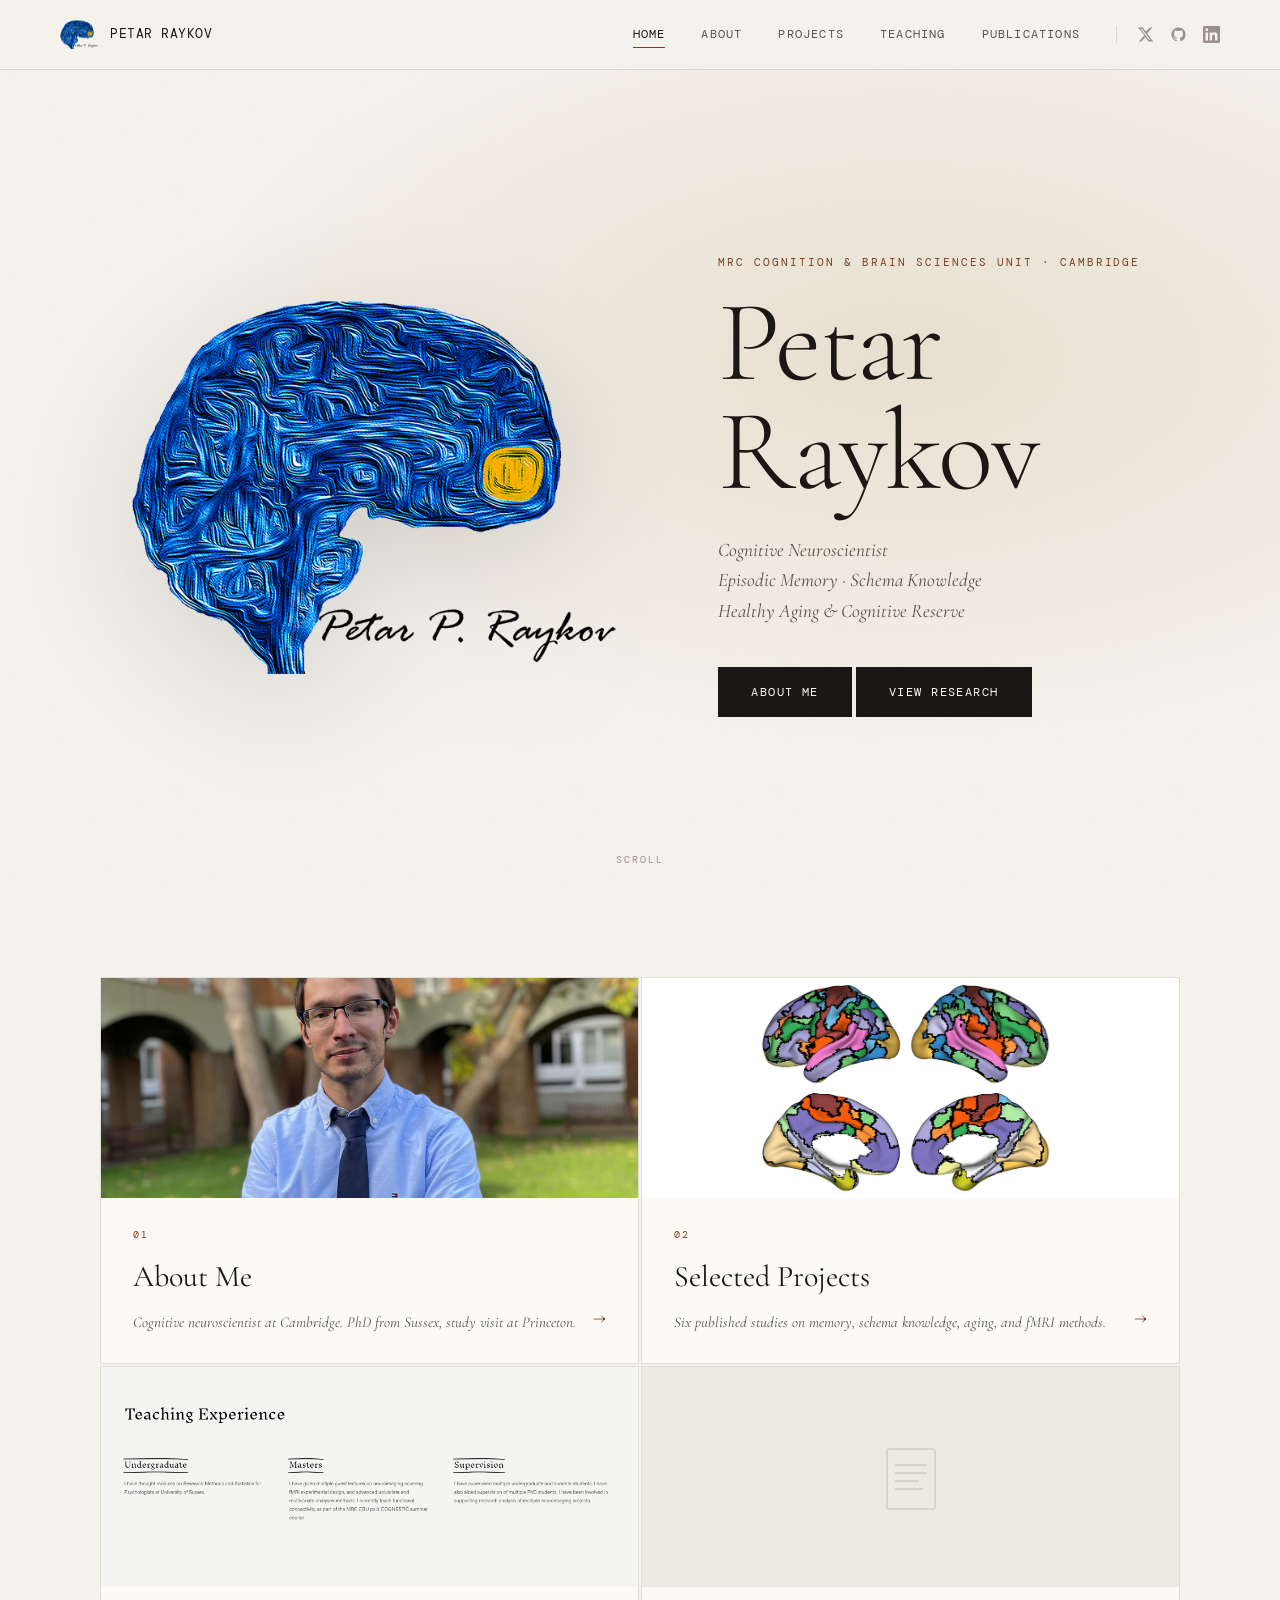
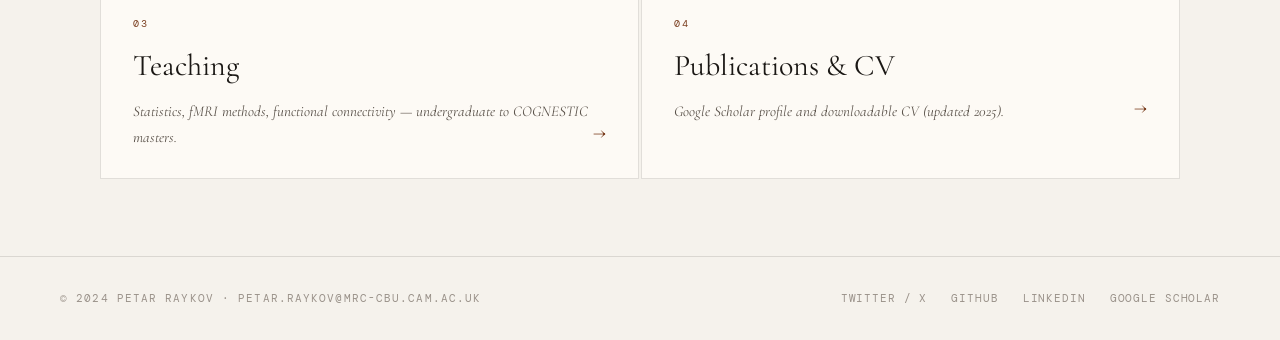
<file: index.html>
<!DOCTYPE html>
<html lang="en">
<head>
  <meta charset="UTF-8" />
  <meta name="viewport" content="width=device-width, initial-scale=1.0" />
  <title>Petar Raykov – Researcher in Memory & Healthy Aging</title>
  <meta name="description" content="Portfolio website for Petar Raykov - showcasing work in functional neuroimaging, episodic memory and learning." />
  <meta property="og:title" content="Petar Raykov – Researcher in Memory & Healthy Aging" />
  <meta property="og:description" content="Cognitive Neuroscience Researcher at MRC Cognition and Brain Sciences Unit, Cambridge University." />
  <meta property="og:image" content="https://ppraykov.github.io/Images/Van_Gogh_Brain_v3_Transperant_Smaller_V5.png?format=1500w" />
  <meta property="og:type" content="website" />
  <link rel="preconnect" href="https://fonts.googleapis.com" />
  <link rel="preconnect" href="https://fonts.gstatic.com" crossorigin />
  <link href="https://fonts.googleapis.com/css2?family=Cormorant+Garamond:ital,wght@0,300;0,400;0,600;1,300;1,400&family=DM+Mono:wght@300;400&display=swap" rel="stylesheet" />
  <link rel="stylesheet" href="css/style.css" />
</head>
<body>

  <nav class="nav" id="nav">
    <a href="index.html" class="nav-logo">
      <img src="Images/Van_Gogh_Brain_v3_Transperant_Smaller_V5.png?format=300w" alt="Petar Raykov" class="nav-logo-img" />
      <span>Petar Raykov</span>
    </a>
    <div class="nav-links">
      <a href="index.html" class="nav-link active">Home</a>
      <a href="about.html" class="nav-link">About</a>
      <a href="projects.html" class="nav-link">Projects</a>
      <a href="teaching.html" class="nav-link">Teaching</a>
      <a href="publications.html" class="nav-link">Publications</a>
      <div class="nav-socials">
        <a href="https://x.com/p_raykov" target="_blank" rel="noopener" aria-label="X">
          <svg width="17" height="17" viewBox="0 0 24 24" fill="currentColor"><path d="M18.244 2.25h3.308l-7.227 8.26 8.502 11.24H16.17l-4.714-6.231-5.401 6.231H2.746l7.73-8.835L1.254 2.25H8.08l4.253 5.622zm-1.161 17.52h1.833L7.084 4.126H5.117z"/></svg>
        </a>
        <a href="https://github.com/ppraykov" target="_blank" rel="noopener" aria-label="GitHub">
          <svg width="17" height="17" viewBox="0 0 24 24" fill="currentColor"><path d="M12 2C6.477 2 2 6.484 2 12.017c0 4.425 2.865 8.18 6.839 9.504.5.092.682-.217.682-.483 0-.237-.008-.868-.013-1.703-2.782.605-3.369-1.343-3.369-1.343-.454-1.158-1.11-1.466-1.11-1.466-.908-.62.069-.608.069-.608 1.003.07 1.531 1.032 1.531 1.032.892 1.53 2.341 1.088 2.91.832.092-.647.35-1.088.636-1.338-2.22-.253-4.555-1.113-4.555-4.951 0-1.093.39-1.988 1.029-2.688-.103-.253-.446-1.272.098-2.65 0 0 .84-.27 2.75 1.026A9.564 9.564 0 0 1 12 6.844a9.59 9.59 0 0 1 2.504.337c1.909-1.296 2.747-1.027 2.747-1.027.546 1.379.202 2.398.1 2.651.64.7 1.028 1.595 1.028 2.688 0 3.848-2.339 4.695-4.566 4.943.359.309.678.92.678 1.855 0 1.338-.012 2.419-.012 2.747 0 .268.18.58.688.482A10.02 10.02 0 0 0 22 12.017C22 6.484 17.522 2 12 2z"/></svg>
        </a>
        <a href="https://www.linkedin.com/in/petar-raykov-23387123b/" target="_blank" rel="noopener" aria-label="LinkedIn">
          <svg width="17" height="17" viewBox="0 0 24 24" fill="currentColor"><path d="M20.447 20.452h-3.554v-5.569c0-1.328-.027-3.037-1.852-3.037-1.853 0-2.136 1.445-2.136 2.939v5.667H9.351V9h3.414v1.561h.046c.477-.9 1.637-1.85 3.37-1.85 3.601 0 4.267 2.37 4.267 5.455v6.286zM5.337 7.433a2.062 2.062 0 0 1-2.063-2.065 2.064 2.064 0 1 1 2.063 2.065zm1.782 13.019H3.555V9h3.564v11.452zM22.225 0H1.771C.792 0 0 .774 0 1.729v20.542C0 23.227.792 24 1.771 24h20.451C23.2 24 24 23.227 24 22.271V1.729C24 .774 23.2 0 22.222 0h.003z"/></svg>
        </a>
      </div>
    </div>
    <button class="nav-toggle" aria-label="Toggle menu" onclick="document.body.classList.toggle('menu-open')">
      <span></span><span></span><span></span>
    </button>
  </nav>

  <header class="hero">
    <div class="hero-bg"><div class="hero-grain"></div></div>
    <div class="hero-content">
      <img src="Images/Van_Gogh_Brain_v3_Transperant_Smaller_V5.png?format=1500w" alt="Van Gogh Brain illustration" class="hero-brain" />
      <div class="hero-text">
        <p class="hero-label">MRC Cognition & Brain Sciences Unit · Cambridge</p>
        <h1 class="hero-name">Petar<br/>Raykov</h1>
        <p class="hero-subtitle">Cognitive Neuroscientist<br/>Episodic Memory · Schema Knowledge<br/>Healthy Aging & Cognitive Reserve</p>
        <div class="hero-actions">
          <a href="about.html" class="hero-cta">About me</a>
          <a href="projects.html" class="hero-cta hero-cta--ghost">View research</a>
        </div>
      </div>
    </div>
    <div class="hero-scroll-hint">scroll</div>
  </header>

  <main class="sections" id="sections">
    <a href="about.html" class="section-card">
      <div class="section-card-img-wrap">
        <img src="Images/Petar_FullBody_small.jpg" alt="About Me" loading="lazy" />
      </div>
      <div class="section-card-body">
        <span class="section-num">01</span>
        <h2>About Me</h2>
        <p>Cognitive neuroscientist at Cambridge. PhD from Sussex, study visit at Princeton.</p>
        <span class="section-arrow">→</span>
      </div>
    </a>
    <a href="projects.html" class="section-card">
      <div class="section-card-img-wrap">
        <img src="Images/Yeo_Brain_Smaller.png" alt="Selected Projects" loading="lazy" />
      </div>
      <div class="section-card-body">
        <span class="section-num">02</span>
        <h2>Selected Projects</h2>
        <p>Six published studies on memory, schema knowledge, aging, and fMRI methods.</p>
        <span class="section-arrow">→</span>
      </div>
    </a>
    <a href="teaching.html" class="section-card">
      <div class="section-card-img-wrap">
        <img src="Images/Teaching_new_ewb.png" alt="Teaching" loading="lazy" />
      </div>
      <div class="section-card-body">
        <span class="section-num">03</span>
        <h2>Teaching</h2>
        <p>Statistics, fMRI methods, functional connectivity — undergraduate to COGNESTIC masters.</p>
        <span class="section-arrow">→</span>
      </div>
    </a>
    <a href="publications.html" class="section-card">
      <div class="section-card-img-wrap section-card-img-placeholder">
        <svg viewBox="0 0 200 200" fill="none" xmlns="http://www.w3.org/2000/svg" width="80" opacity="0.25"><rect x="40" y="30" width="120" height="150" rx="3" stroke="currentColor" stroke-width="2"/><line x1="60" y1="70" x2="140" y2="70" stroke="currentColor" stroke-width="2"/><line x1="60" y1="90" x2="140" y2="90" stroke="currentColor" stroke-width="2"/><line x1="60" y1="110" x2="120" y2="110" stroke="currentColor" stroke-width="2"/><line x1="60" y1="130" x2="130" y2="130" stroke="currentColor" stroke-width="2"/></svg>
      </div>
      <div class="section-card-body">
        <span class="section-num">04</span>
        <h2>Publications & CV</h2>
        <p>Google Scholar profile and downloadable CV (updated 2025).</p>
        <span class="section-arrow">→</span>
      </div>
    </a>
  </main>

  <footer class="footer">
    <div class="footer-inner">
      <p>© 2024 Petar Raykov · <a href="mailto:Petar.Raykov@mrc-cbu.cam.ac.uk">Petar.Raykov@mrc-cbu.cam.ac.uk</a></p>
      <div class="footer-socials">
        <a href="https://x.com/p_raykov" target="_blank" rel="noopener">Twitter / X</a>
        <a href="https://github.com/ppraykov" target="_blank" rel="noopener">GitHub</a>
        <a href="https://www.linkedin.com/in/petar-raykov-23387123b/" target="_blank" rel="noopener">LinkedIn</a>
        <a href="https://scholar.google.com/citations?user=T1kOnksAAAAJ&hl=en" target="_blank" rel="noopener">Google Scholar</a>
      </div>
    </div>
  </footer>

  <script src="js/main.js"></script>
</body>
</html>
</file>
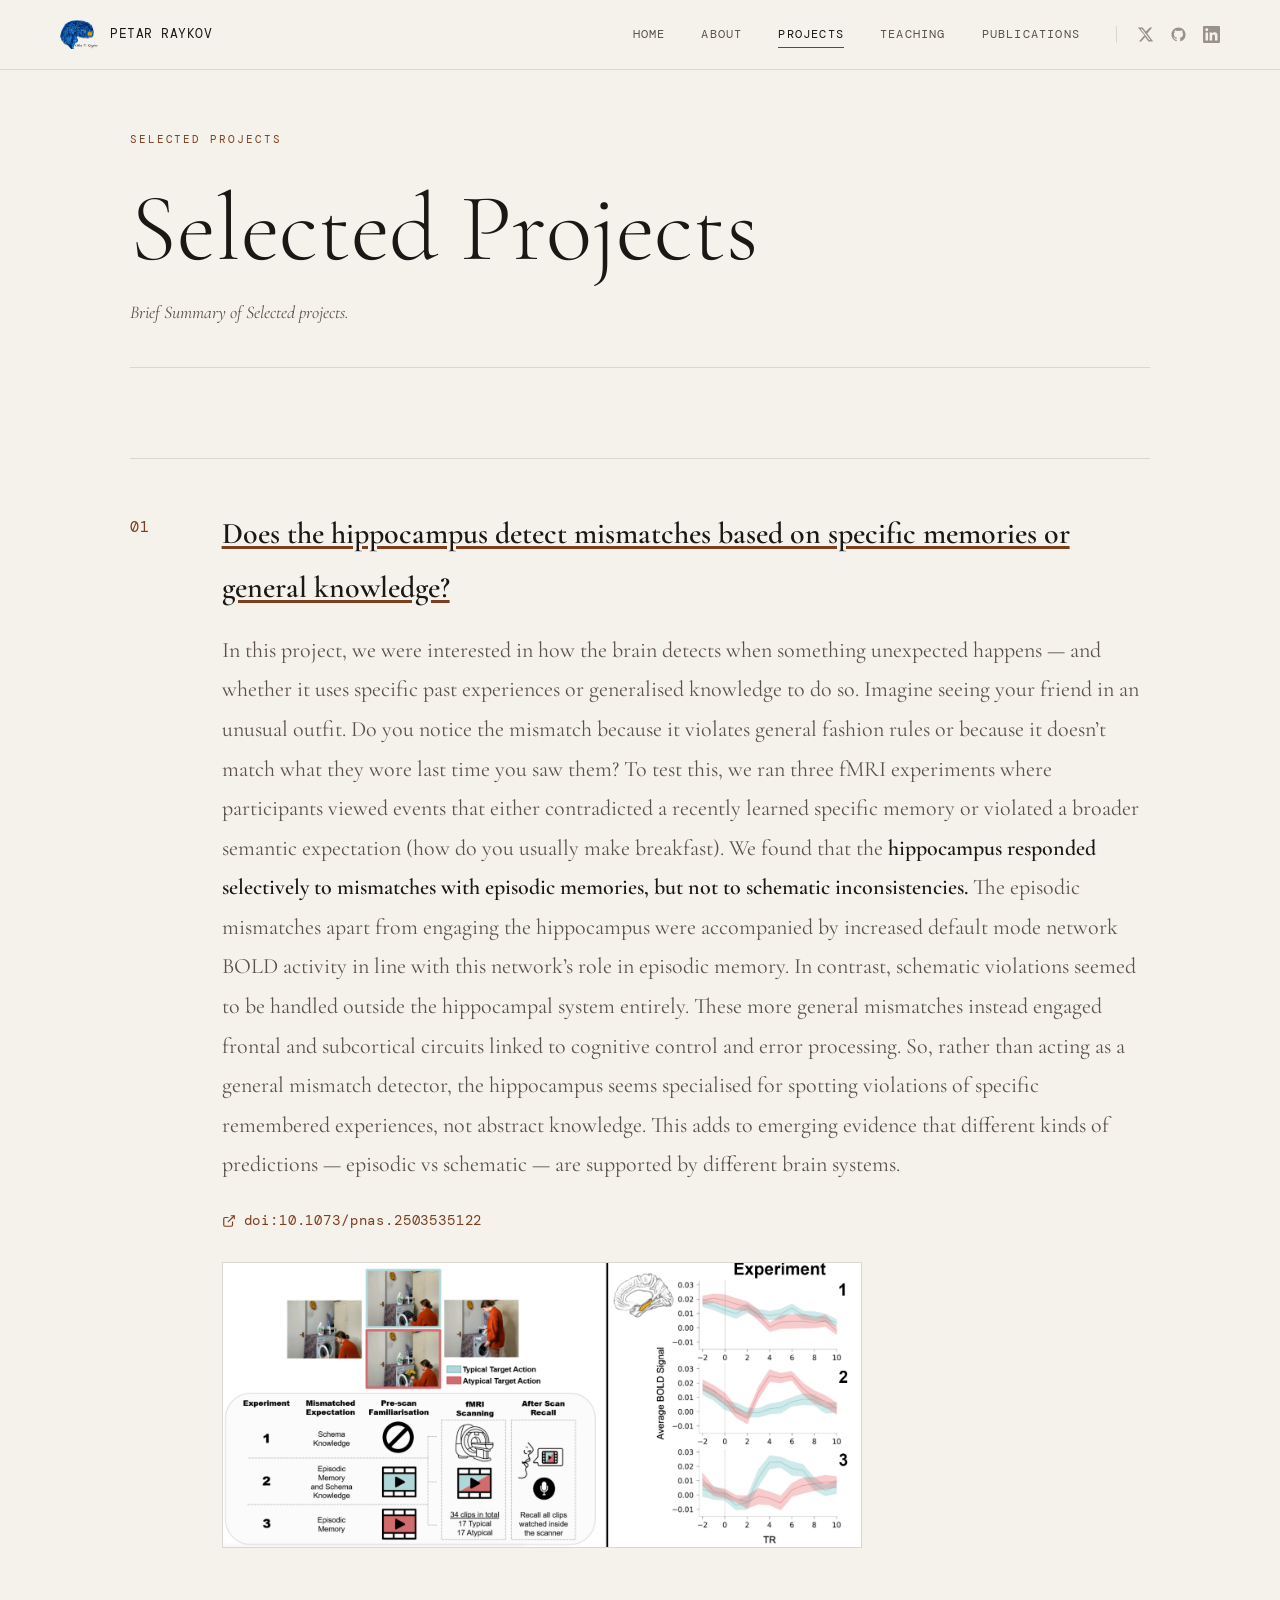
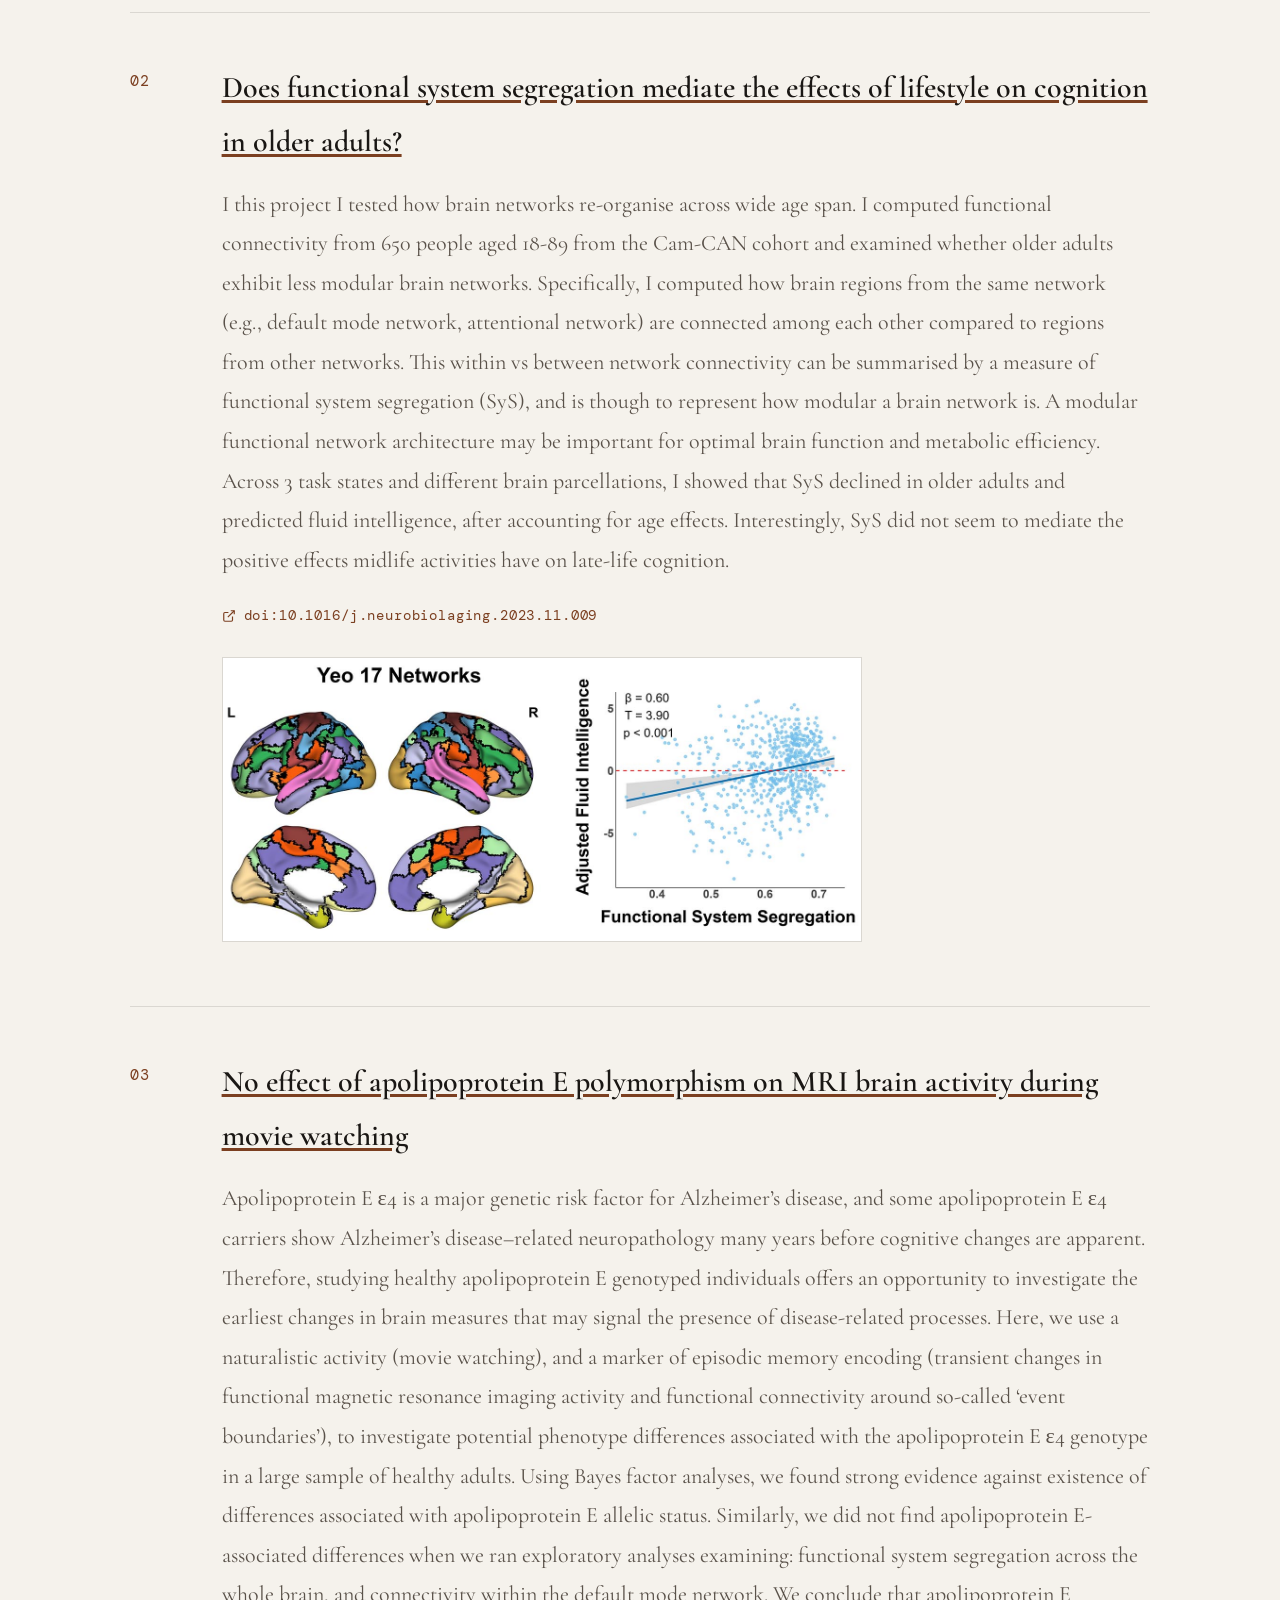
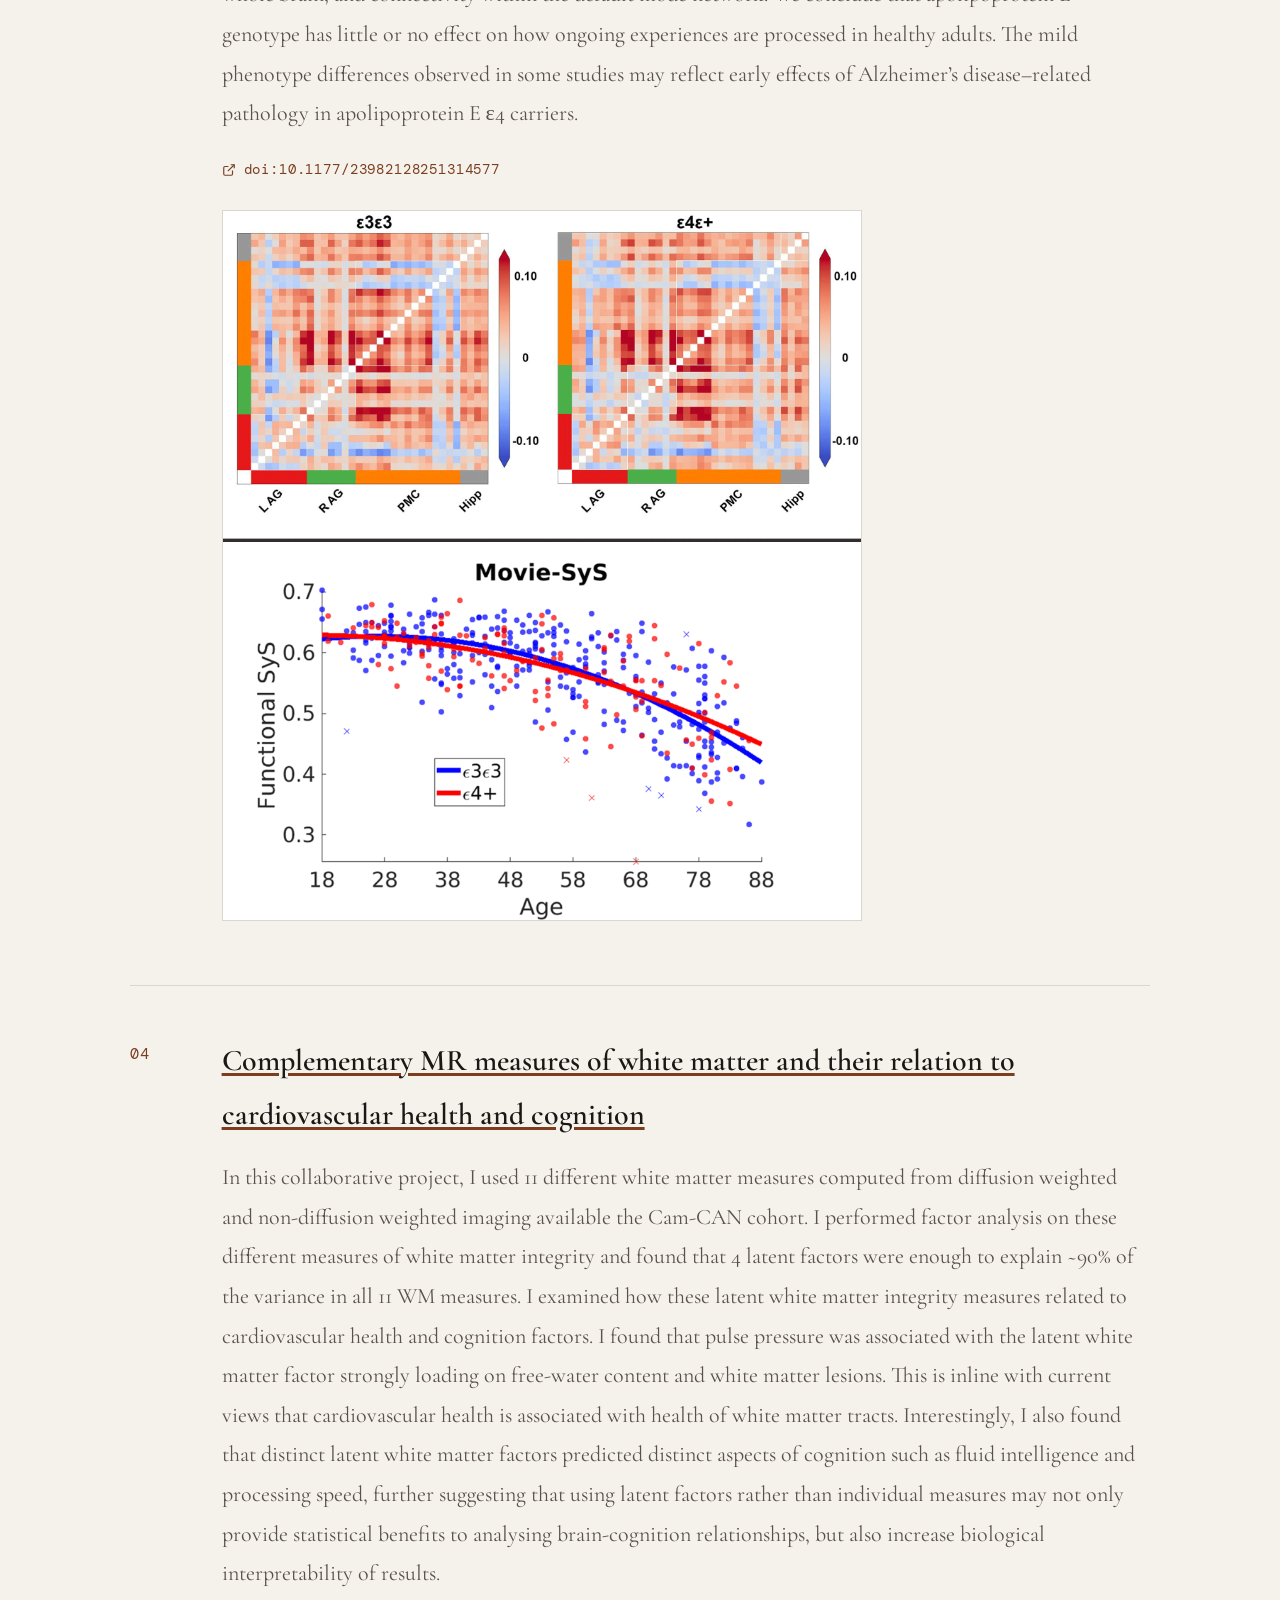
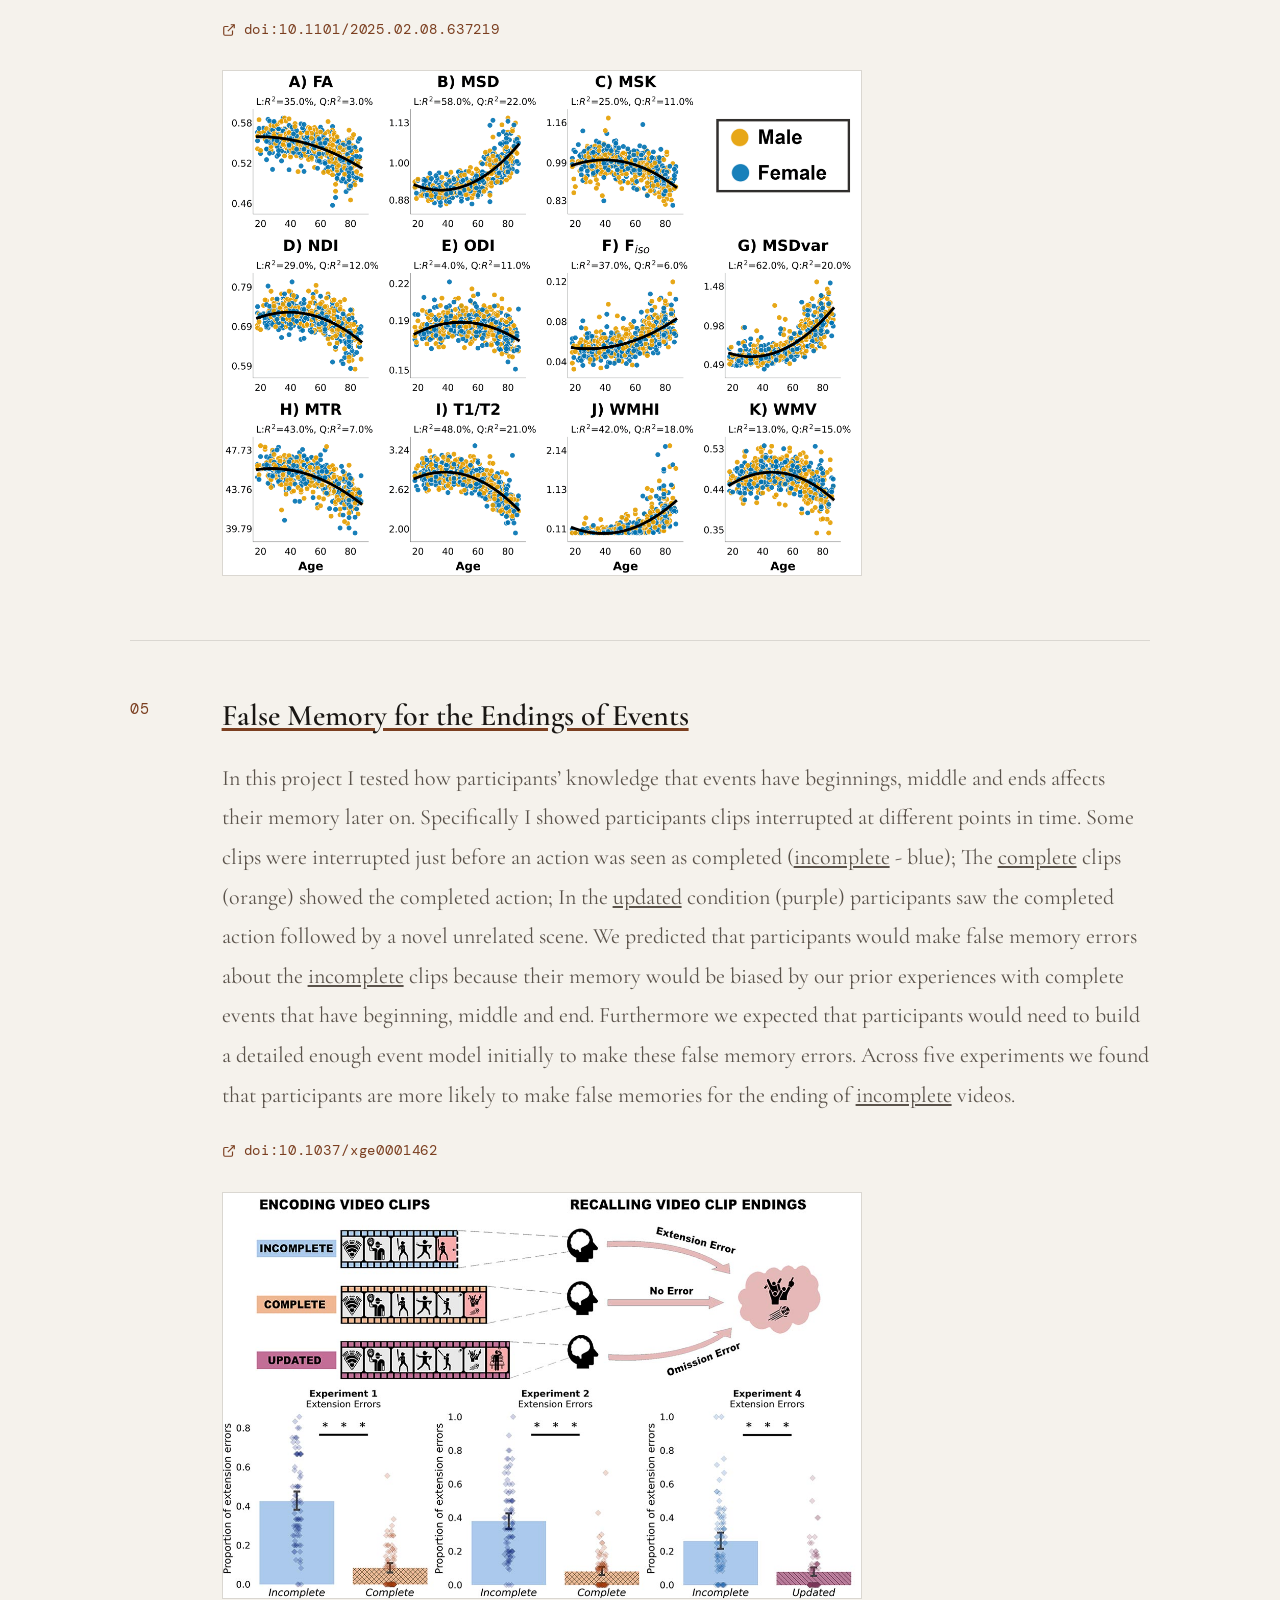
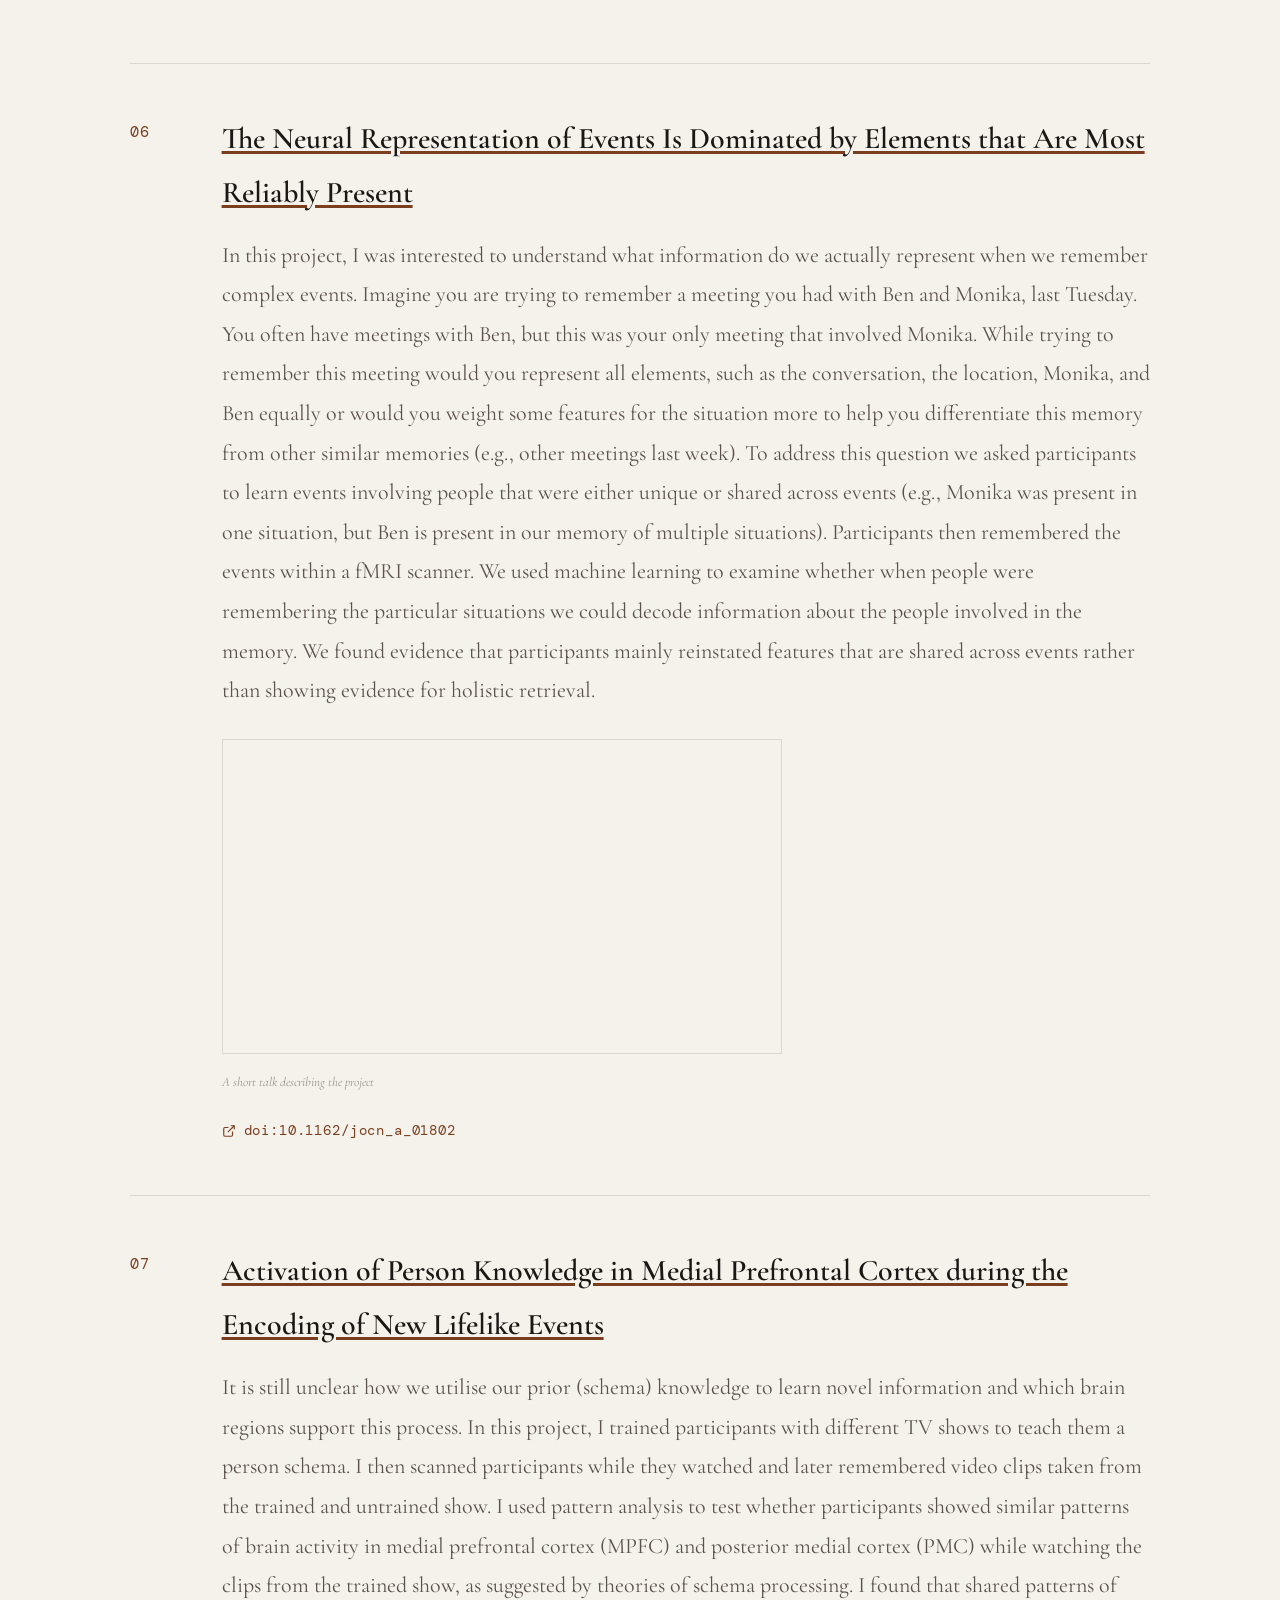
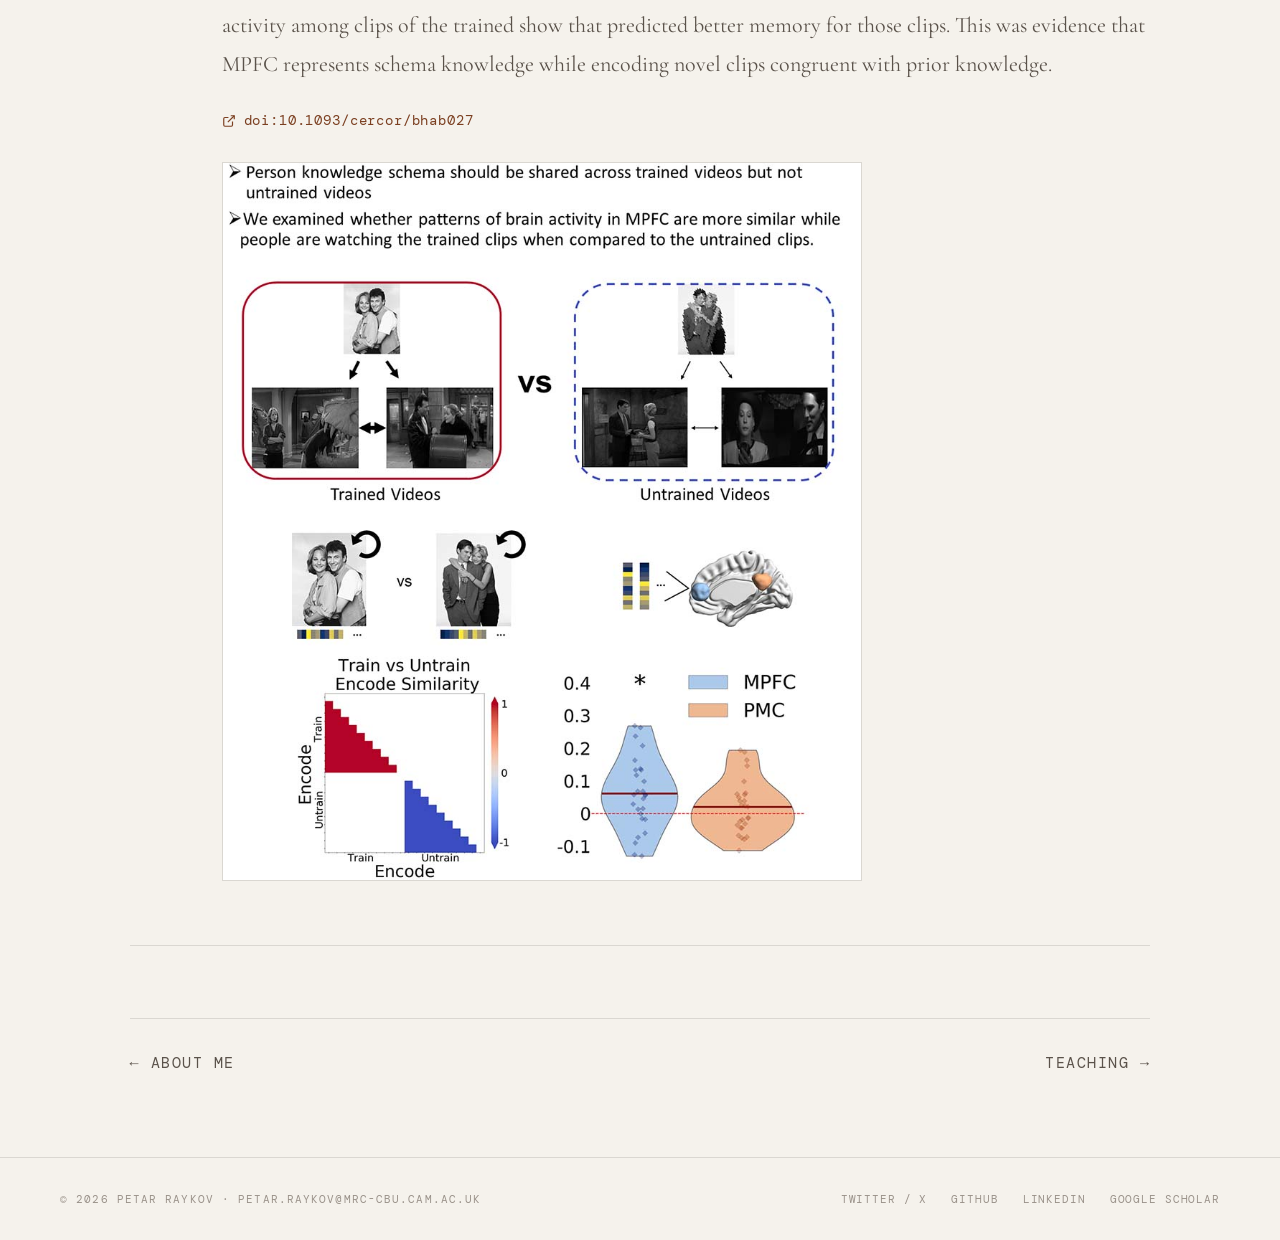
<file: projects.html>
<!DOCTYPE html>
<html lang="en">
<head>
  <meta charset="UTF-8" />
  <meta name="viewport" content="width=device-width, initial-scale=1.0" />
  <title>Selected Projects – Petar Raykov</title>
  <meta name="description" content="A selection of projects investigating how schemas affect learning, false memories, functional connectivity across the lifespan, and cognitive reserve." />
  <link rel="preconnect" href="https://fonts.googleapis.com" />
  <link rel="preconnect" href="https://fonts.gstatic.com" crossorigin />
  <link href="https://fonts.googleapis.com/css2?family=Cormorant+Garamond:ital,wght@0,300;0,400;0,600;1,300;1,400&family=DM+Mono:wght@300;400&display=swap" rel="stylesheet" />
  <link rel="stylesheet" href="css/style.css" />
</head>
<body class="inner-page">

  <nav class="nav" id="nav">
    <a href="index.html" class="nav-logo">
      <img src="Images/Van_Gogh_Brain_v3_Transperant_Smaller_V5.png" alt="Petar Raykov" class="nav-logo-img" />
      <span>Petar Raykov</span>
    </a>
    <div class="nav-links">
      <a href="index.html" class="nav-link">Home</a>
      <a href="about.html" class="nav-link">About</a>
      <a href="projects.html" class="nav-link active">Projects</a>
      <a href="teaching.html" class="nav-link">Teaching</a>
      <a href="publications.html" class="nav-link">Publications</a>
      <div class="nav-socials">
        <a href="https://x.com/p_raykov" target="_blank" rel="noopener" aria-label="X"><svg width="17" height="17" viewBox="0 0 24 24" fill="currentColor"><path d="M18.244 2.25h3.308l-7.227 8.26 8.502 11.24H16.17l-4.714-6.231-5.401 6.231H2.746l7.73-8.835L1.254 2.25H8.08l4.253 5.622zm-1.161 17.52h1.833L7.084 4.126H5.117z"/></svg></a>
        <a href="https://github.com/ppraykov" target="_blank" rel="noopener" aria-label="GitHub"><svg width="17" height="17" viewBox="0 0 24 24" fill="currentColor"><path d="M12 2C6.477 2 2 6.484 2 12.017c0 4.425 2.865 8.18 6.839 9.504.5.092.682-.217.682-.483 0-.237-.008-.868-.013-1.703-2.782.605-3.369-1.343-3.369-1.343-.454-1.158-1.11-1.466-1.11-1.466-.908-.62.069-.608.069-.608 1.003.07 1.531 1.032 1.531 1.032.892 1.53 2.341 1.088 2.91.832.092-.647.35-1.088.636-1.338-2.22-.253-4.555-1.113-4.555-4.951 0-1.093.39-1.988 1.029-2.688-.103-.253-.446-1.272.098-2.65 0 0 .84-.27 2.75 1.026A9.564 9.564 0 0 1 12 6.844a9.59 9.59 0 0 1 2.504.337c1.909-1.296 2.747-1.027 2.747-1.027.546 1.379.202 2.398.1 2.651.64.7 1.028 1.595 1.028 2.688 0 3.848-2.339 4.695-4.566 4.943.359.309.678.92.678 1.855 0 1.338-.012 2.419-.012 2.747 0 .268.18.58.688.482A10.02 10.02 0 0 0 22 12.017C22 6.484 17.522 2 12 2z"/></svg></a>
        <a href="https://www.linkedin.com/in/petar-raykov-23387123b/" target="_blank" rel="noopener" aria-label="LinkedIn"><svg width="17" height="17" viewBox="0 0 24 24" fill="currentColor"><path d="M20.447 20.452h-3.554v-5.569c0-1.328-.027-3.037-1.852-3.037-1.853 0-2.136 1.445-2.136 2.939v5.667H9.351V9h3.414v1.561h.046c.477-.9 1.637-1.85 3.37-1.85 3.601 0 4.267 2.37 4.267 5.455v6.286zM5.337 7.433a2.062 2.062 0 0 1-2.063-2.065 2.064 2.064 0 1 1 2.063 2.065zm1.782 13.019H3.555V9h3.564v11.452zM22.225 0H1.771C.792 0 0 .774 0 1.729v20.542C0 23.227.792 24 1.771 24h20.451C23.2 24 24 23.227 24 22.271V1.729C24 .774 23.2 0 22.222 0h.003z"/></svg></a>
      </div>
    </div>
    <button class="nav-toggle" aria-label="Toggle menu" onclick="document.body.classList.toggle('menu-open')"><span></span><span></span><span></span></button>
  </nav>

  <main class="inner-main">
    <div class="inner-hero">
      <p class="content-label">Selected Projects</p>
      <h1>Selected Projects</h1>
      <p class="inner-subtitle"> Brief Summary of Selected projects.</p>
    </div>

    <div class="projects-list">

      <!-- Project 1 -->
      <article class="project-entry">
        <div class="project-entry-num">01</div>
        <div class="project-entry-body">
            <p><a href="https://doi.org/10.1073/pnas.2503535122" target="_blank" rel="noopener" class="project-title-link"><strong>Does the hippocampus detect mismatches based on specific memories or general knowledge?</strong></a></p>
            <p>In this project, we were interested in how the brain detects when something unexpected happens — and whether it uses specific past experiences or generalised knowledge to do so. 
              Imagine seeing your friend in an unusual outfit. Do you notice the mismatch because it violates general fashion rules or because it doesn’t match what they wore last time you saw them? 
              To test this, we ran three fMRI experiments where participants viewed events that either contradicted a recently learned specific memory or violated a broader semantic expectation (how do you usually make breakfast). 
              We found that the <strong>hippocampus responded selectively to mismatches with episodic memories, but not to schematic inconsistencies.</strong> 
              The episodic mismatches apart from engaging the hippocampus were accompanied by increased default mode network BOLD activity in line with this network’s role in episodic memory. 
              In contrast, schematic violations seemed to be handled outside the hippocampal system entirely. These more general mismatches instead engaged frontal and subcortical circuits linked to cognitive control and error processing. 
              So, rather than acting as a general mismatch detector, the hippocampus seems specialised for spotting violations of specific remembered experiences, not abstract knowledge. 
              This adds to emerging evidence that different kinds of predictions — episodic vs schematic — are supported by different brain systems.</p>
          
          <a href="https://doi.org/10.1073/pnas.2503535122" target="_blank" rel="noopener" class="project-doi">
            <svg width="14" height="14" viewBox="0 0 24 24" fill="none" stroke="currentColor" stroke-width="2"><path d="M18 13v6a2 2 0 0 1-2 2H5a2 2 0 0 1-2-2V8a2 2 0 0 1 2-2h6"/><polyline points="15 3 21 3 21 9"/><line x1="10" y1="14" x2="21" y2="3"/></svg>
            doi:10.1073/pnas.2503535122
          </a>
           <a href="https://doi.org/10.1073/pnas.2503535122" target="_blank" rel="noopener">
            <img src="Images/Surprise_web.png" alt="Hippocampus mismatch results" class="project-figure" />
          </a>
        </div>
         
      </article>

      <!-- Project 2 -->
      <article class="project-entry">
        <div class="project-entry-num">02</div>
        <div class="project-entry-body">
          <p><a href="https://doi.org/10.1016/j.neurobiolaging.2023.11.009" target="_blank" rel="noopener" class="project-title-link"><strong>Does functional system segregation mediate the effects of lifestyle on cognition in older adults?</strong></a></p>
          <p>
            I this project I tested how brain networks re-organise across wide age span. I computed functional connectivity from 650 people aged 18-89 from the Cam-CAN cohort and examined whether older adults exhibit less modular brain networks. Specifically, I computed how brain regions from the same network (e.g., default mode network, attentional network) are connected among each other compared to regions from other networks. This within vs between network connectivity can be summarised by a measure of functional system segregation (SyS), and is though to represent how modular a brain network is. A modular functional network architecture may be important for optimal brain function and metabolic efficiency. Across 3 task states and different brain parcellations, I showed that SyS declined in older adults and predicted fluid intelligence, after accounting for age effects. Interestingly, SyS did not seem to mediate the positive effects midlife activities have on late-life cognition. 
          </p>
          <a href="https://doi.org/10.1016/j.neurobiolaging.2023.11.009" target="_blank" rel="noopener" class="project-doi">
            <svg width="14" height="14" viewBox="0 0 24 24" fill="none" stroke="currentColor" stroke-width="2"><path d="M18 13v6a2 2 0 0 1-2 2H5a2 2 0 0 1-2-2V8a2 2 0 0 1 2-2h6"/><polyline points="15 3 21 3 21 9"/><line x1="10" y1="14" x2="21" y2="3"/></svg>
            doi:10.1016/j.neurobiolaging.2023.11.009
          </a>
          <a href="https://doi.org/10.1016/j.neurobiolaging.2023.11.009" target="_blank" rel="noopener">
            <img src="Images/Promotion_Image_SMALL.jpg" alt="SyS and Cognition" class="project-figure" />
          </a>
        </div>
      </article>

      <!-- Project 3 -->
      <article class="project-entry">
        <div class="project-entry-num">03</div>
        <div class="project-entry-body">
          <p><a href="https://doi.org/10.1177/23982128251314577" target="_blank" rel="noopener" class="project-title-link"><strong>No effect of apolipoprotein E polymorphism on MRI brain activity during movie watching</strong></a></p>

          <p>
            Apolipoprotein E ε4 is a major genetic risk factor for Alzheimer’s disease, and some apolipoprotein E ε4 carriers show Alzheimer’s disease–related neuropathology many years before cognitive changes are apparent. Therefore, studying healthy apolipoprotein E genotyped individuals offers an opportunity to investigate the earliest changes in brain measures that may signal the presence of disease-related processes. Here, we use a naturalistic activity (movie watching), and a marker of episodic memory encoding (transient changes in functional magnetic resonance imaging activity and functional connectivity around so-called ‘event boundaries’), to investigate potential phenotype differences associated with the apolipoprotein E ε4 genotype in a large sample of healthy adults. Using Bayes factor analyses, we found strong evidence against existence of differences associated with apolipoprotein E allelic status. Similarly, we did not find apolipoprotein E-associated differences when we ran exploratory analyses examining: functional system segregation across the whole brain, and connectivity within the default mode network. We conclude that apolipoprotein E genotype has little or no effect on how ongoing experiences are processed in healthy adults. The mild phenotype differences observed in some studies may reflect early effects of Alzheimer’s disease–related pathology in apolipoprotein E ε4 carriers.
          </p>

          <a href="https://doi.org/10.1177/23982128251314577" target="_blank" rel="noopener" class="project-doi">
            <svg width="14" height="14" viewBox="0 0 24 24" fill="none" stroke="currentColor" stroke-width="2"><path d="M18 13v6a2 2 0 0 1-2 2H5a2 2 0 0 1-2-2V8a2 2 0 0 1 2-2h6"/><polyline points="15 3 21 3 21 9"/><line x1="10" y1="14" x2="21" y2="3"/></svg>
            doi:10.1177/23982128251314577
          </a>
          <a href="https://doi.org/10.1177/23982128251314577" target="_blank" rel="noopener">
            <img src="Images/APOE_SYS_CONN_WEB.png" alt="APOE Effect" class="project-figure" />
          </a>
          
        </div>
      </article>

      <!-- Project 4 -->
      <article class="project-entry">
        <div class="project-entry-num">04</div>
        <div class="project-entry-body">
          <p><a href="https://doi.org/10.1101/2025.02.08.637219" target="_blank" rel="noopener" class="project-title-link"><strong>Complementary MR measures of white matter and their relation to cardiovascular health and cognition</strong></a></p>

          <p>
            In this collaborative project, I used 11 different white matter measures computed from diffusion weighted and non-diffusion weighted imaging available the Cam-CAN cohort.  I performed factor analysis on these different measures of white matter integrity and found that 4 latent factors were enough to explain ~90% of the variance in all 11 WM measures.  I examined how these latent white matter integrity measures related to cardiovascular health and cognition factors.  I found that pulse pressure was associated with the latent white matter factor strongly loading on free-water content and white matter lesions.  This is inline with current views that cardiovascular health is associated with health of white matter tracts.  Interestingly, I also found that distinct latent white matter factors predicted distinct aspects of cognition such as fluid intelligence and processing speed, further suggesting that using latent factors rather than individual measures may not only provide statistical benefits to analysing brain-cognition relationships, but also increase biological interpretability of results. 
          </p>
         
          <a href="https://doi.org/10.1101/2025.02.08.637219" target="_blank" rel="noopener" class="project-doi">
            <svg width="14" height="14" viewBox="0 0 24 24" fill="none" stroke="currentColor" stroke-width="2"><path d="M18 13v6a2 2 0 0 1-2 2H5a2 2 0 0 1-2-2V8a2 2 0 0 1 2-2h6"/><polyline points="15 3 21 3 21 9"/><line x1="10" y1="14" x2="21" y2="3"/></svg>
            doi:10.1101/2025.02.08.637219
          </a>
          <a href="https://doi.org/10.1101/2025.02.08.637219" target="_blank" rel="noopener">
            <img src="Images/WHITE_MATTER_FIG_2.png" alt="White Matter" class="project-figure" />
          </a>
        </div>
      </article>

      <!-- Project 5 -->
      <article class="project-entry">
        <div class="project-entry-num">05</div>
        <div class="project-entry-body">
          <p><a href="https://doi.org/10.1037/xge0001462" target="_blank" rel="noopener" class="project-title-link"><strong>False Memory for the Endings of Events</strong></a></p>

          <p>
            In this project I tested how participants’ knowledge that events have beginnings, middle and ends affects their memory later on. Specifically I showed participants clips interrupted at different points in time. Some clips were interrupted just before an action was seen as completed (<u>incomplete</u> - blue); The <u>complete</u> clips (orange) showed the completed action; In the <u>updated</u> condition (purple) participants saw the completed action followed by a novel unrelated scene. We predicted that participants would make false memory errors about the <u>incomplete</u> clips because their memory would be biased by our prior experiences with complete events that have beginning, middle and end. Furthermore we expected that participants would need to build a detailed enough event model initially to make these false memory errors. Across five experiments we found that participants are more likely to make false memories for the ending of <u>incomplete</u> videos.
          </p>
          <a href="https://doi.org/10.1037/xge0001462" target="_blank" rel="noopener" class="project-doi">
            <svg width="14" height="14" viewBox="0 0 24 24" fill="none" stroke="currentColor" stroke-width="2"><path d="M18 13v6a2 2 0 0 1-2 2H5a2 2 0 0 1-2-2V8a2 2 0 0 1 2-2h6"/><polyline points="15 3 21 3 21 9"/><line x1="10" y1="14" x2="21" y2="3"/></svg>
            doi:10.1037/xge0001462
          </a>
          <a href="https://doi.org/10.1037/xge0001462" target="_blank" rel="noopener">
            <img src="Images/Extension_WebDesign_small.jpg" alt="False Memory" class="project-figure" />
          </a>
        </div>
      </article>

      <!-- Project 6 -->
      <article class="project-entry">
        <div class="project-entry-num">06</div>
        <div class="project-entry-body">
          <p><a href="https://doi.org/10.1162/jocn_a_01802" target="_blank" rel="noopener" class="project-title-link"><strong>The Neural Representation of Events Is Dominated by Elements that Are Most Reliably Present</strong></a></p>

          <p>
            In this project, I was interested to understand what information do we actually represent when we remember complex events. Imagine you are trying to remember a meeting you had with Ben and Monika, last Tuesday. You often have meetings with Ben, but this was your only meeting that involved Monika. While trying to remember this meeting would you represent all elements, such as the conversation, the location, Monika, and Ben equally or would you weight some features for the situation more to help you differentiate this memory from other similar memories (e.g., other meetings last week). To address this question we asked participants to learn events involving people that were either unique or shared across events (e.g., Monika was present in one situation, but Ben is present in our memory of multiple situations). Participants then remembered the events within a fMRI scanner. We used machine learning to examine whether when people were remembering the particular situations we could decode information about the people involved in the memory. We found evidence that participants mainly reinstated features that are shared across events rather than showing evidence for holistic retrieval.
          </p>
          <div class="project-media">
            <iframe width="100%" height="315" src="https://www.youtube.com/embed/I_cVAIKPyFE?start=74" title="Neural Representation of Events talk" frameborder="0" allow="accelerometer; autoplay; clipboard-write; encrypted-media; gyroscope; picture-in-picture" allowfullscreen loading="lazy"></iframe>
            <p class="project-media-caption">A short talk describing the project</p>
          </div>
          <a href="https://doi.org/10.1162/jocn_a_01802" target="_blank" rel="noopener" class="project-doi">
            <svg width="14" height="14" viewBox="0 0 24 24" fill="none" stroke="currentColor" stroke-width="2"><path d="M18 13v6a2 2 0 0 1-2 2H5a2 2 0 0 1-2-2V8a2 2 0 0 1 2-2h6"/><polyline points="15 3 21 3 21 9"/><line x1="10" y1="14" x2="21" y2="3"/></svg>
            doi:10.1162/jocn_a_01802
          </a>
        </div>
      </article>

      <!-- Project 7 -->
      <article class="project-entry">
        <div class="project-entry-num">07</div>
        <div class="project-entry-body">
          <p><a href="https://doi.org/10.1162/jocn_a_01802" target="_blank" rel="noopener" class="project-title-link"><strong>Activation of Person Knowledge in Medial Prefrontal Cortex during the Encoding of New Lifelike Events</strong></a></p>
          
          <p>
  It is still unclear how we utilise our prior (schema) knowledge to learn novel information and which brain regions support this process. In this project, I trained participants with different TV shows to teach them a person schema. I then scanned participants while they watched and later remembered video clips taken from the trained and untrained show. I used pattern analysis to test whether participants showed similar patterns of brain activity in medial prefrontal cortex (MPFC) and posterior medial cortex (PMC) while watching the clips from the trained show, as suggested by theories of schema processing. I found that shared patterns of activity among clips of the trained show that predicted better memory for those clips. This was evidence that MPFC represents schema knowledge while encoding novel clips congruent with prior knowledge. 
          </p>
          
          <a href="https://doi.org/10.1162/jocn_a_01802" target="_blank" rel="noopener" class="project-doi">
            <svg width="14" height="14" viewBox="0 0 24 24" fill="none" stroke="currentColor" stroke-width="2"><path d="M18 13v6a2 2 0 0 1-2 2H5a2 2 0 0 1-2-2V8a2 2 0 0 1 2-2h6"/><polyline points="15 3 21 3 21 9"/><line x1="10" y1="14" x2="21" y2="3"/></svg>
            doi:10.1093/cercor/bhab027
          </a>
          <a href="https://doi.org/10.1093/cercor/bhab027" target="_blank" rel="noopener">
            <img src="Images/Schema_Web_small.jpg" alt="Schema Memory" class="project-figure" />
          </a>
        </div>
      </article>

    </div><!-- /projects-list -->

    <div class="inner-pagination">
      <a href="about.html" class="page-prev">← About Me</a>
      <a href="teaching.html" class="page-next">Teaching →</a>
    </div>
  </main>

  <footer class="footer">
    <div class="footer-inner">
      <p>© 2026 Petar Raykov · <a href="mailto:Petar.Raykov@mrc-cbu.cam.ac.uk">Petar.Raykov@mrc-cbu.cam.ac.uk</a></p>
      <div class="footer-socials">
        <a href="https://x.com/p_raykov" target="_blank" rel="noopener">Twitter / X</a>
        <a href="https://github.com/ppraykov" target="_blank" rel="noopener">GitHub</a>
        <a href="https://www.linkedin.com/in/petar-raykov-23387123b/" target="_blank" rel="noopener">LinkedIn</a>
        <a href="https://scholar.google.com/citations?user=T1kOnksAAAAJ&hl=en" target="_blank" rel="noopener">Google Scholar</a>
      </div>
    </div>
  </footer>
  <script src="js/main.js"></script>
</body>
</html>
</file>
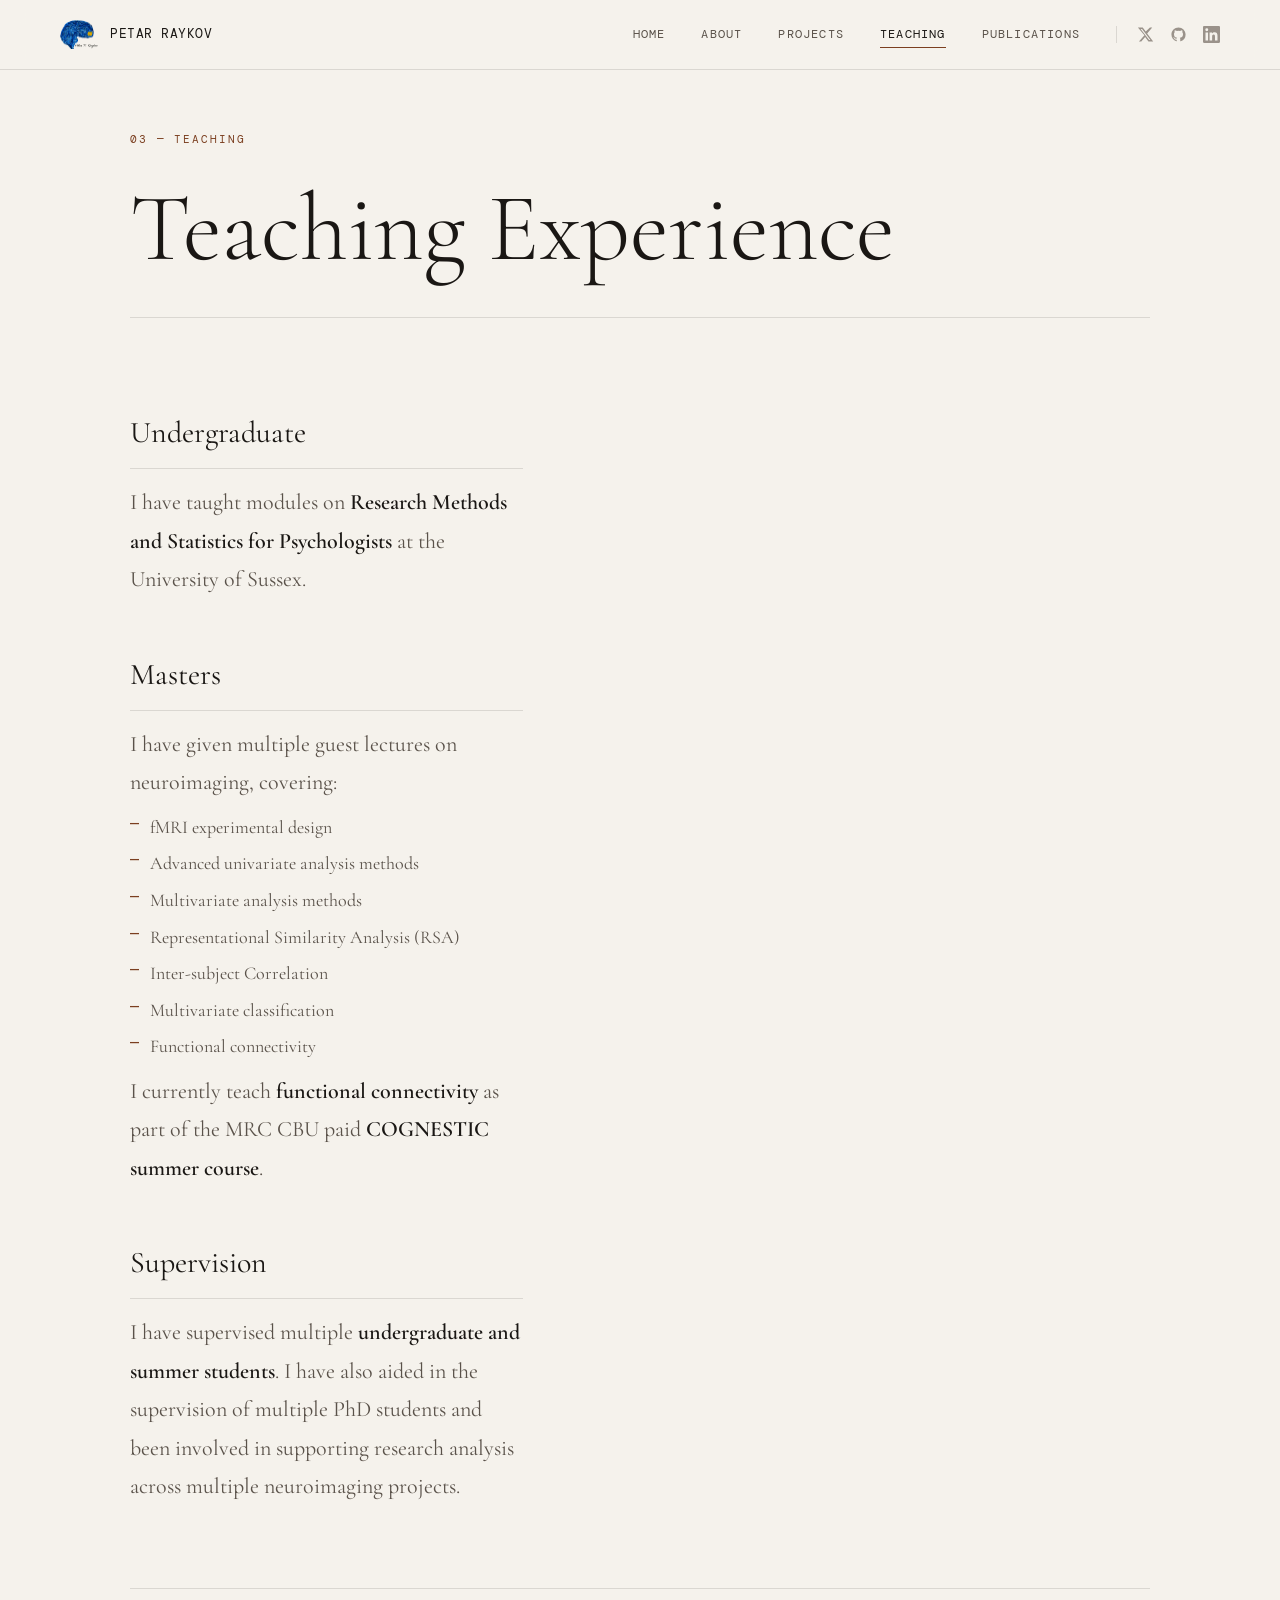
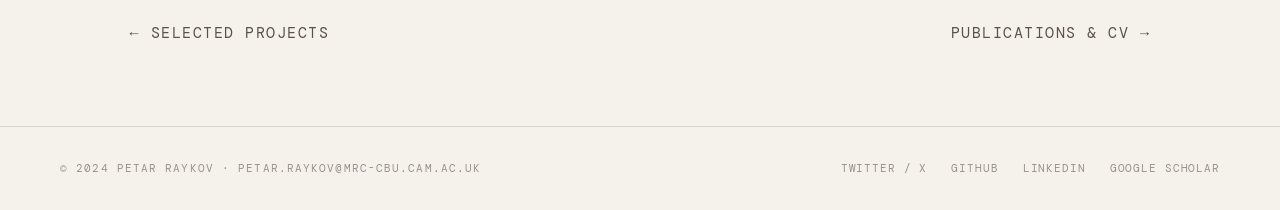
<file: teaching.html>
<!DOCTYPE html>
<html lang="en">
<head>
  <meta charset="UTF-8" />
  <meta name="viewport" content="width=device-width, initial-scale=1.0" />
  <title>Teaching – Petar Raykov</title>
  <meta name="description" content="Teaching experience in Statistics, Functional Neuroimaging, RSA, Inter-subject Correlation, Multivariate Classification, and Functional Connectivity." />
  <link rel="preconnect" href="https://fonts.googleapis.com" />
  <link rel="preconnect" href="https://fonts.gstatic.com" crossorigin />
  <link href="https://fonts.googleapis.com/css2?family=Cormorant+Garamond:ital,wght@0,300;0,400;0,600;1,300;1,400&family=DM+Mono:wght@300;400&display=swap" rel="stylesheet" />
  <link rel="stylesheet" href="css/style.css" />
</head>
<body class="inner-page">

  <nav class="nav" id="nav">
    <a href="index.html" class="nav-logo">
      <img src="https://ppraykov.github.io/Images/Van_Gogh_Brain_v3_Transperant_Smaller_V5.png?format=300w" alt="Petar Raykov" class="nav-logo-img" />
      <span>Petar Raykov</span>
    </a>
    <div class="nav-links">
      <a href="index.html" class="nav-link">Home</a>
      <a href="about.html" class="nav-link">About</a>
      <a href="projects.html" class="nav-link">Projects</a>
      <a href="teaching.html" class="nav-link active">Teaching</a>
      <a href="publications.html" class="nav-link">Publications</a>
      <div class="nav-socials">
        <a href="https://x.com/p_raykov" target="_blank" rel="noopener" aria-label="X"><svg width="17" height="17" viewBox="0 0 24 24" fill="currentColor"><path d="M18.244 2.25h3.308l-7.227 8.26 8.502 11.24H16.17l-4.714-6.231-5.401 6.231H2.746l7.73-8.835L1.254 2.25H8.08l4.253 5.622zm-1.161 17.52h1.833L7.084 4.126H5.117z"/></svg></a>
        <a href="https://github.com/ppraykov" target="_blank" rel="noopener" aria-label="GitHub"><svg width="17" height="17" viewBox="0 0 24 24" fill="currentColor"><path d="M12 2C6.477 2 2 6.484 2 12.017c0 4.425 2.865 8.18 6.839 9.504.5.092.682-.217.682-.483 0-.237-.008-.868-.013-1.703-2.782.605-3.369-1.343-3.369-1.343-.454-1.158-1.11-1.466-1.11-1.466-.908-.62.069-.608.069-.608 1.003.07 1.531 1.032 1.531 1.032.892 1.53 2.341 1.088 2.91.832.092-.647.35-1.088.636-1.338-2.22-.253-4.555-1.113-4.555-4.951 0-1.093.39-1.988 1.029-2.688-.103-.253-.446-1.272.098-2.65 0 0 .84-.27 2.75 1.026A9.564 9.564 0 0 1 12 6.844a9.59 9.59 0 0 1 2.504.337c1.909-1.296 2.747-1.027 2.747-1.027.546 1.379.202 2.398.1 2.651.64.7 1.028 1.595 1.028 2.688 0 3.848-2.339 4.695-4.566 4.943.359.309.678.92.678 1.855 0 1.338-.012 2.419-.012 2.747 0 .268.18.58.688.482A10.02 10.02 0 0 0 22 12.017C22 6.484 17.522 2 12 2z"/></svg></a>
        <a href="https://www.linkedin.com/in/petar-raykov-23387123b/" target="_blank" rel="noopener" aria-label="LinkedIn"><svg width="17" height="17" viewBox="0 0 24 24" fill="currentColor"><path d="M20.447 20.452h-3.554v-5.569c0-1.328-.027-3.037-1.852-3.037-1.853 0-2.136 1.445-2.136 2.939v5.667H9.351V9h3.414v1.561h.046c.477-.9 1.637-1.85 3.37-1.85 3.601 0 4.267 2.37 4.267 5.455v6.286zM5.337 7.433a2.062 2.062 0 0 1-2.063-2.065 2.064 2.064 0 1 1 2.063 2.065zm1.782 13.019H3.555V9h3.564v11.452zM22.225 0H1.771C.792 0 0 .774 0 1.729v20.542C0 23.227.792 24 1.771 24h20.451C23.2 24 24 23.227 24 22.271V1.729C24 .774 23.2 0 22.222 0h.003z"/></svg></a>
      </div>
    </div>
    <button class="nav-toggle" aria-label="Toggle menu" onclick="document.body.classList.toggle('menu-open')"><span></span><span></span><span></span></button>
  </nav>

  <main class="inner-main">
    <div class="inner-hero">
      <p class="content-label">03 — Teaching</p>
      <h1>Teaching Experience</h1>
    </div>

    <div class="teaching-layout">
      <div class="teaching-body">

        <div class="teaching-block">
          <h2>Undergraduate</h2>
          <p>I have taught modules on <strong>Research Methods and Statistics for Psychologists</strong> at the University of Sussex.</p>
        </div>

        <div class="teaching-block">
          <h2>Masters</h2>
          <p>I have given multiple guest lectures on neuroimaging, covering:</p>
          <ul class="teaching-list">
            <li>fMRI experimental design</li>
            <li>Advanced univariate analysis methods</li>
            <li>Multivariate analysis methods</li>
            <li>Representational Similarity Analysis (RSA)</li>
            <li>Inter-subject Correlation</li>
            <li>Multivariate classification</li>
            <li>Functional connectivity</li>
          </ul>
          <p>I currently teach <strong>functional connectivity</strong> as part of the MRC CBU paid <strong>COGNESTIC summer course</strong>.</p>
        </div>

        <div class="teaching-block">
          <h2>Supervision</h2>
          <p>I have supervised multiple <strong>undergraduate and summer students</strong>. I have also aided in the supervision of multiple PhD students and been involved in supporting research analysis across multiple neuroimaging projects.</p>
        </div>

      </div>
    </div>

    <div class="inner-pagination">
      <a href="projects.html" class="page-prev">← Selected Projects</a>
      <a href="publications.html" class="page-next">Publications & CV →</a>
    </div>
  </main>

  <footer class="footer">
    <div class="footer-inner">
      <p>© 2024 Petar Raykov · <a href="mailto:Petar.Raykov@mrc-cbu.cam.ac.uk">Petar.Raykov@mrc-cbu.cam.ac.uk</a></p>
      <div class="footer-socials">
        <a href="https://x.com/p_raykov" target="_blank" rel="noopener">Twitter / X</a>
        <a href="https://github.com/ppraykov" target="_blank" rel="noopener">GitHub</a>
        <a href="https://www.linkedin.com/in/petar-raykov-23387123b/" target="_blank" rel="noopener">LinkedIn</a>
        <a href="https://scholar.google.com/citations?user=T1kOnksAAAAJ&hl=en" target="_blank" rel="noopener">Google Scholar</a>
      </div>
    </div>
  </footer>
  <script src="js/main.js"></script>
</body>
</html>
</file>
<file: css/style.css>
/* ============================================
   Petar Raykov – GitHub Pages Site
   Refined academic aesthetic: dark ink, cream
   ============================================ */

:root {
  --bg: #f5f2ec;
  --bg-alt: #edeae2;
  --ink: #1a1714;
  --ink-light: #5a524a;
  --ink-faint: #9a928a;
  --accent: #7b3f20;
  --accent-light: #c4794a;
  --white: #fdfaf5;
  --border: rgba(26,23,20,0.12);

  --font-serif: 'Cormorant Garamond', Georgia, serif;
  --font-mono: 'DM Mono', 'Courier New', monospace;

  --nav-h: 70px;
  --section-pad: clamp(80px, 12vw, 160px);
  --content-max: 1200px;
  --radius: 2px;
}

/* ── Reset ── */
*, *::before, *::after { box-sizing: border-box; margin: 0; padding: 0; }
html { scroll-behavior: smooth; }
body {
  background: var(--bg);
  color: var(--ink);
  font-family: var(--font-serif);
  font-size: 18px;
  line-height: 1.7;
  -webkit-font-smoothing: antialiased;
}
img { display: block; max-width: 100%; height: auto; }
a { color: inherit; text-decoration: none; }

/* ── Nav ── */
.nav {
  position: fixed;
  top: 0; left: 0; right: 0;
  z-index: 100;
  height: var(--nav-h);
  display: flex;
  align-items: center;
  justify-content: space-between;
  padding: 0 clamp(20px, 5vw, 60px);
  background: rgba(245,242,236,0.92);
  backdrop-filter: blur(12px);
  border-bottom: 1px solid var(--border);
  transition: box-shadow 0.3s;
}
.nav.scrolled { box-shadow: 0 2px 20px rgba(0,0,0,0.08); }

.nav-logo {
  display: flex;
  align-items: center;
  gap: 12px;
  font-family: var(--font-mono);
  font-size: 13px;
  letter-spacing: 0.04em;
  color: var(--ink);
  text-transform: uppercase;
}
.nav-logo-img { width: 38px; height: 38px; object-fit: contain; }

.nav-links {
  display: flex;
  align-items: center;
  gap: 36px;
}
.nav-link {
  font-family: var(--font-mono);
  font-size: 12px;
  letter-spacing: 0.1em;
  text-transform: uppercase;
  color: var(--ink-light);
  transition: color 0.2s;
  position: relative;
}
.nav-link::after {
  content: '';
  position: absolute;
  bottom: -3px; left: 0; right: 100%;
  height: 1px;
  background: var(--accent);
  transition: right 0.25s ease;
}
.nav-link:hover, .nav-link.active { color: var(--ink); }
.nav-link:hover::after, .nav-link.active::after { right: 0; }

.nav-socials {
  display: flex;
  align-items: center;
  gap: 16px;
  padding-left: 20px;
  border-left: 1px solid var(--border);
}
.nav-socials a {
  color: var(--ink-faint);
  transition: color 0.2s;
  display: flex;
  align-items: center;
}
.nav-socials a:hover { color: var(--accent); }

.nav-toggle {
  display: none;
  flex-direction: column;
  gap: 5px;
  background: none;
  border: none;
  cursor: pointer;
  padding: 4px;
}
.nav-toggle span {
  display: block;
  width: 24px;
  height: 1.5px;
  background: var(--ink);
  transition: all 0.3s;
}

/* ── Hero ── */
.hero {
  min-height: 100svh;
  padding-top: var(--nav-h);
  position: relative;
  display: flex;
  align-items: center;
  overflow: hidden;
}
.hero-bg {
  position: absolute;
  inset: 0;
  background: radial-gradient(ellipse 80% 60% at 70% 40%, #e8e0d0 0%, var(--bg) 70%);
}
.hero-grain {
  position: absolute;
  inset: 0;
  opacity: 0.04;
  background-image: url("data:image/svg+xml,%3Csvg viewBox='0 0 256 256' xmlns='http://www.w3.org/2000/svg'%3E%3Cfilter id='n'%3E%3CfeTurbulence type='fractalNoise' baseFrequency='0.9' numOctaves='4' stitchTiles='stitch'/%3E%3C/filter%3E%3Crect width='100%25' height='100%25' filter='url(%23n)'/%3E%3C/svg%3E");
  background-size: 200px;
}

.hero-content {
  position: relative;
  display: flex;
  align-items: center;
  gap: clamp(40px, 8vw, 120px);
  padding: clamp(40px, 8vw, 100px) clamp(24px, 7vw, 100px);
  width: 100%;
  max-width: var(--content-max);
  margin: 0 auto;
}

.hero-brain {
  width: clamp(260px, 38vw, 520px);
  flex-shrink: 0;
  filter: drop-shadow(0 30px 60px rgba(0,0,0,0.12));
}
@keyframes float {
  0%, 100% { transform: translateY(0px); }
  50% { transform: translateY(-14px); }
}

.hero-text { flex: 1; }
.hero-label {
  font-family: var(--font-mono);
  font-size: 11px;
  letter-spacing: 0.18em;
  text-transform: uppercase;
  color: var(--accent);
  margin-bottom: 16px;
  animation: fadeUp 0.8s ease both;
}
.hero-name {
  font-family: var(--font-serif);
  font-size: clamp(64px, 9vw, 120px);
  font-weight: 300;
  line-height: 0.95;
  letter-spacing: -0.02em;
  color: var(--ink);
  margin-bottom: 28px;
  animation: fadeUp 0.8s 0.1s ease both;
}
.hero-subtitle {
  font-size: clamp(16px, 1.5vw, 20px);
  font-style: italic;
  color: var(--ink-light);
  line-height: 1.6;
  margin-bottom: 40px;
  animation: fadeUp 0.8s 0.2s ease both;
}
.hero-cta {
  display: inline-block;
  font-family: var(--font-mono);
  font-size: 12px;
  letter-spacing: 0.12em;
  text-transform: uppercase;
  color: var(--white);
  background: var(--ink);
  padding: 14px 32px;
  border: 1px solid var(--ink);
  transition: all 0.25s;
  animation: fadeUp 0.8s 0.3s ease both;
}
.hero-cta:hover {
  background: var(--accent);
  border-color: var(--accent);
}

.hero-scroll-hint {
  position: absolute;
  bottom: 32px;
  left: 50%;
  transform: translateX(-50%);
  font-family: var(--font-mono);
  font-size: 10px;
  letter-spacing: 0.2em;
  text-transform: uppercase;
  color: var(--ink-faint);
  animation: bounce 2s ease-in-out infinite;
}
@keyframes bounce {
  0%, 100% { transform: translateX(-50%) translateY(0); }
  50% { transform: translateX(-50%) translateY(6px); }
}

@keyframes fadeUp {
  from { opacity: 0; transform: translateY(20px); }
  to { opacity: 1; transform: translateY(0); }
}

/* ── Section Cards ── */
.sections {
  display: grid;
  grid-template-columns: repeat(2, 1fr);
  max-width: var(--content-max);
  margin: 0 auto;
  padding: clamp(40px, 6vw, 80px) clamp(24px, 5vw, 60px);
  gap: 2px;
}

.section-card {
  display: block;
  position: relative;
  overflow: hidden;
  cursor: pointer;
  background: var(--white);
  border: 1px solid var(--border);
  text-decoration: none;
  transition: transform 0.3s ease, box-shadow 0.3s ease;
}
.section-card:hover { transform: translateY(-4px); box-shadow: 0 16px 40px rgba(0,0,0,0.1); }

.section-card-img-wrap {
  height: 220px;
  overflow: hidden;
  background: var(--bg-alt);
}
.section-card-img-wrap img {
  width: 100%;
  height: 100%;
  object-fit: cover;
  transition: transform 0.5s ease;
}
.section-card:hover .section-card-img-wrap img { transform: scale(1.04); }

.section-card-img-placeholder {
  display: flex;
  align-items: center;
  justify-content: center;
  color: var(--ink);
}

.section-card-body {
  padding: 28px 32px;
  position: relative;
}
.section-num {
  font-family: var(--font-mono);
  font-size: 10px;
  letter-spacing: 0.15em;
  color: var(--accent);
  display: block;
  margin-bottom: 8px;
}
.section-card-body h2 {
  font-size: clamp(22px, 2.5vw, 30px);
  font-weight: 400;
  margin-bottom: 8px;
  color: var(--ink);
}
.section-card-body p {
  font-size: 15px;
  color: var(--ink-light);
  font-style: italic;
}
.section-arrow {
  position: absolute;
  bottom: 28px;
  right: 32px;
  font-size: 20px;
  color: var(--accent);
  transition: transform 0.25s;
}
.section-card:hover .section-arrow { transform: translateX(6px); }

/* ── Content Sections ── */
.content-section {
  padding: var(--section-pad) clamp(24px, 7vw, 100px);
  border-top: 1px solid var(--border);
}
.content-section--alt { background: var(--bg-alt); }

.content-inner {
  max-width: var(--content-max);
  margin: 0 auto;
}
.content-label {
  font-family: var(--font-mono);
  font-size: 11px;
  letter-spacing: 0.18em;
  text-transform: uppercase;
  color: var(--accent);
  margin-bottom: 32px;
  display: block;
}

.content-grid {
  display: grid;
  grid-template-columns: 1fr 1.4fr;
  gap: clamp(40px, 6vw, 100px);
  align-items: start;
}
.content-portrait img {
  width: 100%;
  max-width: 380px;
  aspect-ratio: 3/4;
  object-fit: cover;
  object-position: top;
  filter: sepia(8%);
}
.content-text h2 {
  font-size: clamp(36px, 5vw, 56px);
  font-weight: 300;
  line-height: 1.15;
  margin-bottom: 28px;
}
.content-text p {
  color: var(--ink-light);
  margin-bottom: 20px;
  font-size: 18px;
}
.content-text p strong { color: var(--ink); font-weight: 600; }
.content-text a { color: var(--accent); text-decoration: underline; text-underline-offset: 3px; }

/* ── Projects Grid ── */
.projects-grid {
  display: grid;
  grid-template-columns: repeat(3, 1fr);
  gap: 2px;
  margin-top: 48px;
}
.project-card {
  background: var(--white);
  border: 1px solid var(--border);
  overflow: hidden;
}
.project-card img {
  width: 100%;
  height: 180px;
  object-fit: cover;
}
.project-card-placeholder {
  height: 180px;
  background: var(--bg);
  display: flex;
  align-items: center;
  justify-content: center;
  color: var(--ink);
}
.project-card-body {
  padding: 24px;
}
.project-card-body h3 {
  font-size: 20px;
  font-weight: 400;
  margin-bottom: 12px;
}
.project-card-body p {
  font-size: 15px;
  font-style: italic;
  color: var(--ink-light);
}
.content-section--alt h2 {
  font-size: clamp(36px, 5vw, 56px);
  font-weight: 300;
  margin-bottom: 12px;
}

/* ── Publications ── */
.publications-intro {
  color: var(--ink-light);
  font-style: italic;
  margin-bottom: 40px;
  max-width: 600px;
}
.pub-links { display: flex; gap: 16px; flex-wrap: wrap; }
.pub-link {
  display: inline-flex;
  align-items: center;
  gap: 10px;
  font-family: var(--font-mono);
  font-size: 12px;
  letter-spacing: 0.08em;
  text-transform: uppercase;
  color: var(--ink);
  border: 1px solid var(--border);
  padding: 12px 24px;
  background: var(--white);
  transition: all 0.2s;
}
.pub-link:hover {
  background: var(--ink);
  color: var(--white);
  border-color: var(--ink);
}

/* ── Contact Page ── */
.contact-page {
  min-height: 100svh;
  padding-top: calc(var(--nav-h) + 60px);
  padding-bottom: 80px;
  padding-left: clamp(24px, 7vw, 100px);
  padding-right: clamp(24px, 7vw, 100px);
}
.contact-inner { max-width: var(--content-max); margin: 0 auto; }
.contact-header { margin-bottom: 60px; }
.contact-header h1 {
  font-size: clamp(56px, 8vw, 100px);
  font-weight: 300;
  line-height: 1;
  margin-bottom: 20px;
}
.contact-desc {
  color: var(--ink-light);
  font-style: italic;
  max-width: 540px;
}

.contact-layout {
  display: grid;
  grid-template-columns: 1.8fr 1fr;
  gap: clamp(40px, 6vw, 100px);
  align-items: start;
}

.contact-form { display: flex; flex-direction: column; gap: 24px; }
.form-group { display: flex; flex-direction: column; gap: 8px; }
.form-group label {
  font-family: var(--font-mono);
  font-size: 11px;
  letter-spacing: 0.12em;
  text-transform: uppercase;
  color: var(--ink-light);
}
.form-group input,
.form-group textarea {
  border: 1px solid var(--border);
  background: var(--white);
  padding: 14px 16px;
  font-family: var(--font-serif);
  font-size: 17px;
  color: var(--ink);
  outline: none;
  transition: border-color 0.2s;
  border-radius: var(--radius);
  resize: vertical;
  width: 100%;
}
.form-group input:focus,
.form-group textarea:focus {
  border-color: var(--ink);
}
.form-submit {
  align-self: flex-start;
  font-family: var(--font-mono);
  font-size: 12px;
  letter-spacing: 0.12em;
  text-transform: uppercase;
  color: var(--white);
  background: var(--ink);
  border: 1px solid var(--ink);
  padding: 15px 36px;
  cursor: pointer;
  transition: all 0.25s;
}
.form-submit:hover { background: var(--accent); border-color: var(--accent); }
.form-note { font-size: 15px; font-style: italic; }

.contact-aside h3 {
  font-size: 22px;
  font-weight: 400;
  margin-bottom: 24px;
  padding-bottom: 16px;
  border-bottom: 1px solid var(--border);
}
.contact-links { display: flex; flex-direction: column; gap: 4px; }
.contact-link-item {
  display: flex;
  align-items: center;
  gap: 14px;
  padding: 16px 0;
  border-bottom: 1px solid var(--border);
  color: var(--ink-light);
  font-size: 16px;
  transition: color 0.2s;
}
.contact-link-item:hover { color: var(--accent); }

/* ── Footer ── */
.footer {
  border-top: 1px solid var(--border);
  padding: 32px clamp(24px, 5vw, 60px);
}
.footer-inner {
  max-width: var(--content-max);
  margin: 0 auto;
  display: flex;
  align-items: center;
  justify-content: space-between;
}
.footer p {
  font-family: var(--font-mono);
  font-size: 11px;
  letter-spacing: 0.1em;
  color: var(--ink-faint);
  text-transform: uppercase;
}
.footer-socials { display: flex; gap: 24px; }
.footer-socials a {
  font-family: var(--font-mono);
  font-size: 11px;
  letter-spacing: 0.08em;
  text-transform: uppercase;
  color: var(--ink-faint);
  transition: color 0.2s;
}
.footer-socials a:hover { color: var(--accent); }

/* ── Mobile ── */
@media (max-width: 900px) {
  .sections { grid-template-columns: 1fr; padding: 40px 24px; }
  .content-grid { grid-template-columns: 1fr; }
  .projects-grid { grid-template-columns: 1fr; }
  .contact-layout { grid-template-columns: 1fr; }
  .hero-content { flex-direction: column; text-align: center; padding: 60px 24px; }
  .hero-brain { width: clamp(200px, 70vw, 340px); order: -1; }
  .footer-inner { flex-direction: column; gap: 16px; text-align: center; }
  .footer-socials { justify-content: center; }
}

@media (max-width: 640px) {
  .nav-links { display: none; }
  .nav-toggle { display: flex; }

  body.menu-open .nav-links {
    display: flex;
    flex-direction: column;
    align-items: flex-start;
    position: fixed;
    top: var(--nav-h);
    left: 0; right: 0;
    background: var(--bg);
    padding: 32px 24px;
    border-bottom: 1px solid var(--border);
    gap: 24px;
    z-index: 99;
  }
  body.menu-open .nav-socials {
    border-left: none;
    padding-left: 0;
    flex-direction: row;
    gap: 20px;
  }
  .pub-links { flex-direction: column; }
  .pub-link { align-self: flex-start; }
}

/* ============================================
   INNER PAGES
   ============================================ */

.inner-page body, body.inner-page { background: var(--bg); }

.inner-main {
  max-width: var(--content-max);
  margin: 0 auto;
  padding: calc(var(--nav-h) + 60px) clamp(24px, 7vw, 100px) 80px;
}

.inner-hero {
  margin-bottom: clamp(48px, 7vw, 96px);
  border-bottom: 1px solid var(--border);
  padding-bottom: 40px;
}
.inner-hero h1 {
  font-size: clamp(52px, 8vw, 96px);
  font-weight: 300;
  line-height: 1;
  margin-bottom: 0;
}
.inner-subtitle {
  margin-top: 20px;
  font-size: clamp(16px, 1.4vw, 19px);
  font-style: italic;
  color: var(--ink-light);
  max-width: 680px;
}

/* ── About ── */
.about-layout {
  display: grid;
  grid-template-columns: 320px 1fr;
  gap: clamp(40px, 6vw, 100px);
  align-items: start;
}
.about-portrait img {
  width: 100%;
  aspect-ratio: 3/4;
  object-fit: cover;
  object-position: top;
  filter: sepia(6%);
}
.about-body p {
  color: var(--ink-light);
  margin-bottom: 22px;
  font-size: 18px;
  line-height: 1.75;
}
.about-body p strong { color: var(--ink); font-weight: 600; }
.about-body a { color: var(--accent); text-decoration: underline; text-underline-offset: 3px; }
.about-contact-block {
  margin-top: 40px;
  padding-top: 32px;
  border-top: 1px solid var(--border);
}
.about-contact-block h3 { font-size: 22px; font-weight: 400; margin-bottom: 12px; }
.about-contact-block a { color: var(--accent); }

/* ── Projects list ── */
.projects-list { display: flex; flex-direction: column; gap: 0; }

.project-entry {
  display: grid;
  grid-template-columns: 60px 1fr;
  gap: 32px;
  padding: 48px 0;
  border-bottom: 1px solid var(--border);
}
.project-entry:first-child { border-top: 1px solid var(--border); }

.project-entry-num {
  font-family: var(--font-mono);
  font-size: 15px;
  letter-spacing: 0.12em;
  color: var(--accent);
  padding-top: 8px;
}
.project-entry-body h2 {
  font-size: clamp(20px, 2.2vw, 26px);
  font-weight: 400;
  line-height: 1.3;
  margin-bottom: 20px;
  color: var(--ink);
}
.project-entry-body p {
  color: var(--ink-light);
  font-size: 22px;
  line-height: 1.8;
  margin-bottom: 16px;
}

.project-title-link {
  font-size: 30px;
  color: var(--ink);
  text-decoration: none;
}
.project-title-link:hover {
  color: var(--accent);
}

.project-figure {
  max-width: 640px !important;
  margin: 24px 0 16px;
  border: 1px solid var(--border);
}
.project-entry-body p strong { color: var(--ink); font-weight: 600; }
.project-entry-body p em { font-style: italic; }
.project-entry-body a { color: var(--accent); text-decoration: underline; text-underline-offset: 3px; }

.project-doi {
  display: inline-flex;
  align-items: center;
  gap: 8px;
  font-family: var(--font-mono);
  font-size: 14px;
  letter-spacing: 0.06em;
  color: var(--ink-faint);
  text-decoration: none !important;
  margin-top: 8px;
  transition: color 0.2s;
}
.project-doi:hover { color: var(--accent); }

.project-media {
  margin: 28px 0 16px;
}
.project-media iframe {
  width: 100%;
  max-width: 560px;
  aspect-ratio: 16/9;
  border: 1px solid var(--border);
}
.project-media-caption {
  font-size: 13px !important;
  font-style: italic;
  color: var(--ink-faint) !important;
  margin-top: 8px !important;
}

/* ── Teaching ── */
.teaching-layout {
  display: grid;
  grid-template-columns: 1fr 1.4fr;
  gap: clamp(40px, 6vw, 100px);
  align-items: start;
}
.teaching-img img { width: 100%; object-fit: cover; }
.teaching-body { display: flex; flex-direction: column; gap: 40px; }
.teaching-block h2 {
  font-size: clamp(22px, 2.5vw, 30px);
  font-weight: 400;
  margin-bottom: 14px;
  padding-bottom: 10px;
  border-bottom: 1px solid var(--border);
}
.teaching-block p {
  color: var(--ink-light);
  font-size: 22px;
  line-height: 1.75;
  margin-bottom: 10px;
}
.teaching-block p strong { color: var(--ink); font-weight: 600; }
.teaching-list {
  list-style: none;
  margin: 10px 0;
  display: flex;
  flex-direction: column;
  gap: 6px;
}
.teaching-list li {
  font-size: 18px;
  color: var(--ink-light);
  padding-left: 20px;
  position: relative;
}
.teaching-list li::before {
  content: '—';
  position: absolute;
  left: 0;
  color: var(--accent);
  font-family: var(--font-mono);
  font-size: 15px;
}

/* ── Publications page ── */
.pub-page-layout { display: flex; flex-direction: column; gap: 64px; }
.pub-section h2 {
  font-size: clamp(24px, 3vw, 36px);
  font-weight: 400;
  margin-bottom: 16px;
  padding-bottom: 12px;
  border-bottom: 1px solid var(--border);
}
.pub-section > p {
  color: var(--ink-light);
  font-style: italic;
  margin-bottom: 24px;
  font-size: 20px;
}

.pub-link--large {
  padding: 18px 36px;
  font-size: 15px;
}
.pub-link--accent {
  background: var(--accent);
  border-color: var(--accent);
  color: var(--white);
}
.pub-link--accent:hover { background: var(--ink); border-color: var(--ink); }

.pub-list { display: flex; flex-direction: column; }
.pub-item {
  padding: 20px 0;
  border-bottom: 1px solid var(--border);
}
.pub-item:first-child { border-top: 1px solid var(--border); }
.pub-title {
  font-size: 20px;
  margin-bottom: 6px;
}
.pub-title a {
  color: var(--ink);
  text-decoration: none;
  transition: color 0.2s;
}
.pub-title a:hover { color: var(--accent); }
.pub-meta {
  font-family: var(--font-mono);
  font-size: 11px;
  letter-spacing: 0.06em;
  color: var(--ink-faint);
}

/* ── Pagination ── */
.inner-pagination {
  display: flex;
  justify-content: space-between;
  align-items: center;
  margin-top: 72px;
  padding-top: 32px;
  border-top: 1px solid var(--border);
}
.page-prev, .page-next {
  font-family: var(--font-mono);
  font-size: 15px;
  letter-spacing: 0.1em;
  text-transform: uppercase;
  color: var(--ink-light);
  transition: color 0.2s;
}
.page-prev:hover, .page-next:hover { color: var(--accent); }

/* ── Mobile inner pages ── */
@media (max-width: 900px) {
  .about-layout { grid-template-columns: 1fr; }
  .about-portrait img { max-width: 300px; }
  .teaching-layout { grid-template-columns: 1fr; }
  .project-entry { grid-template-columns: 1fr; gap: 8px; }
  .project-entry-num { padding-top: 0; }
}
</file>
